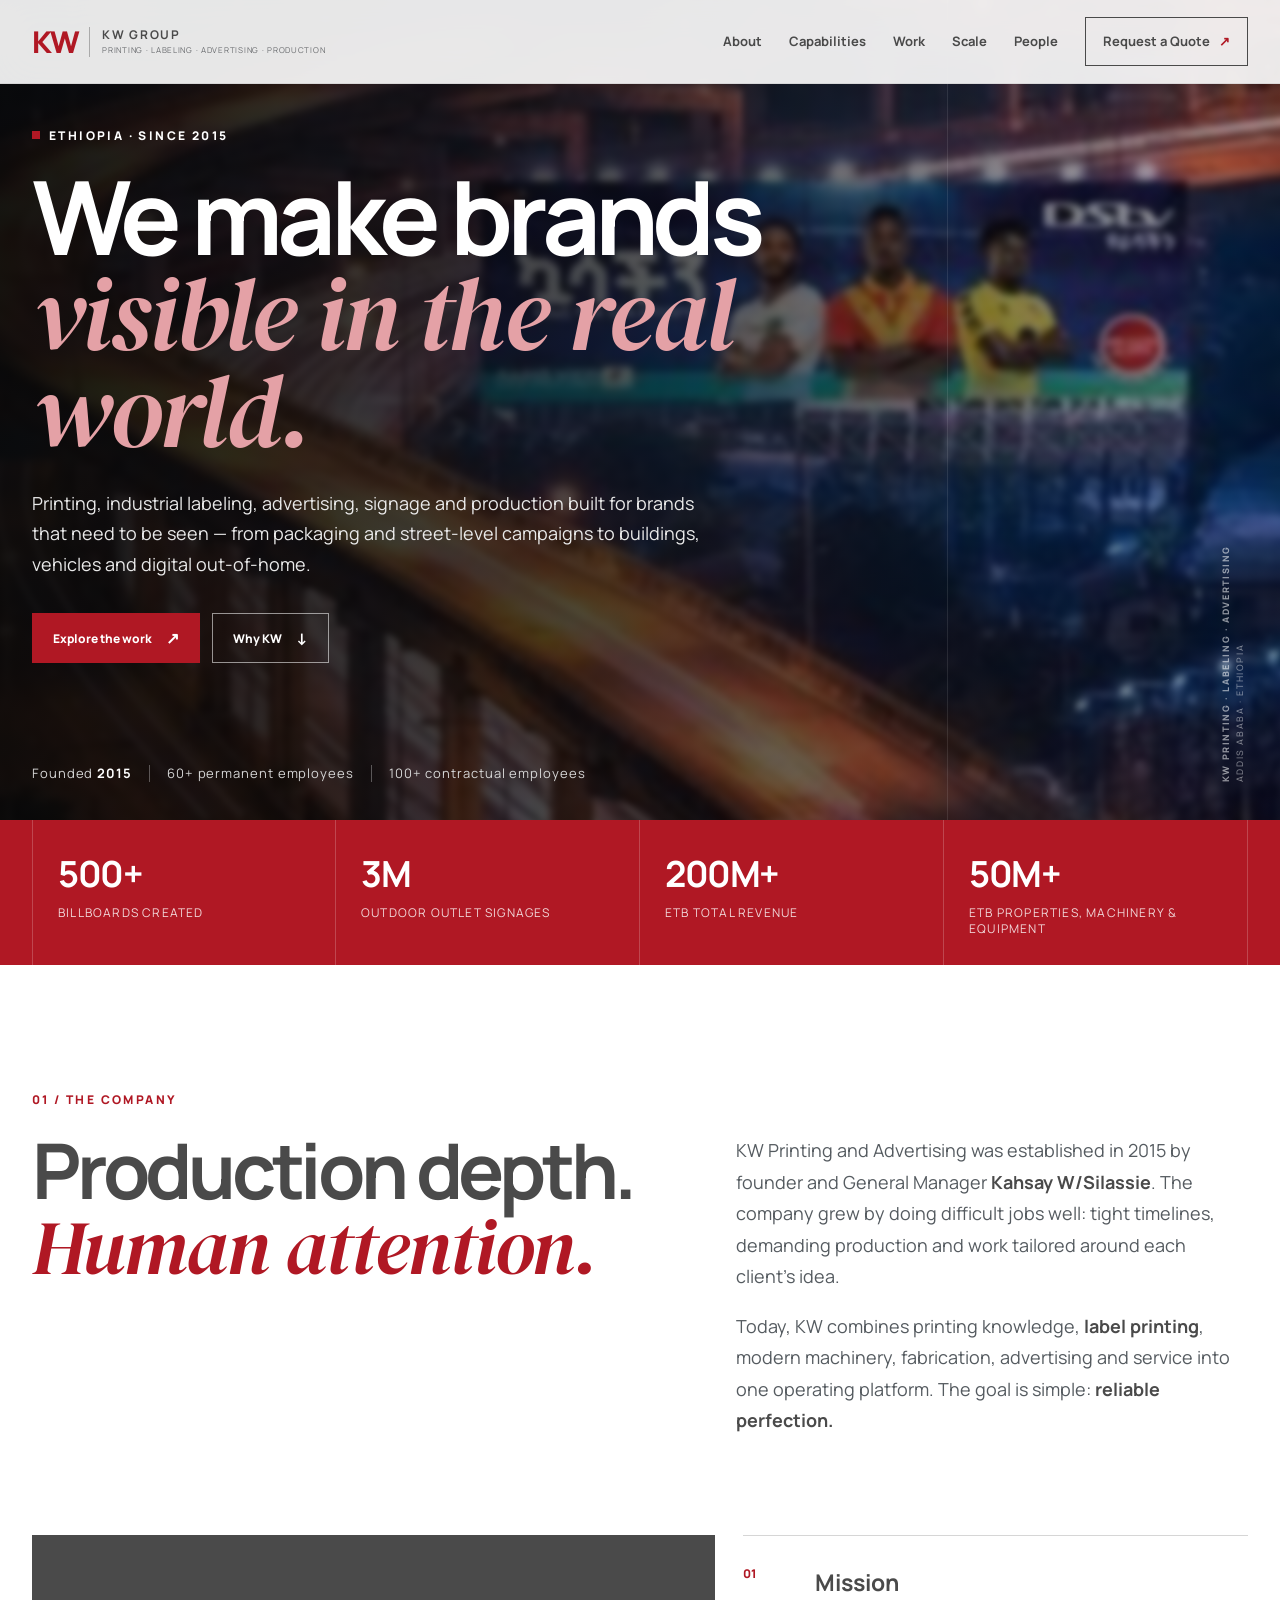
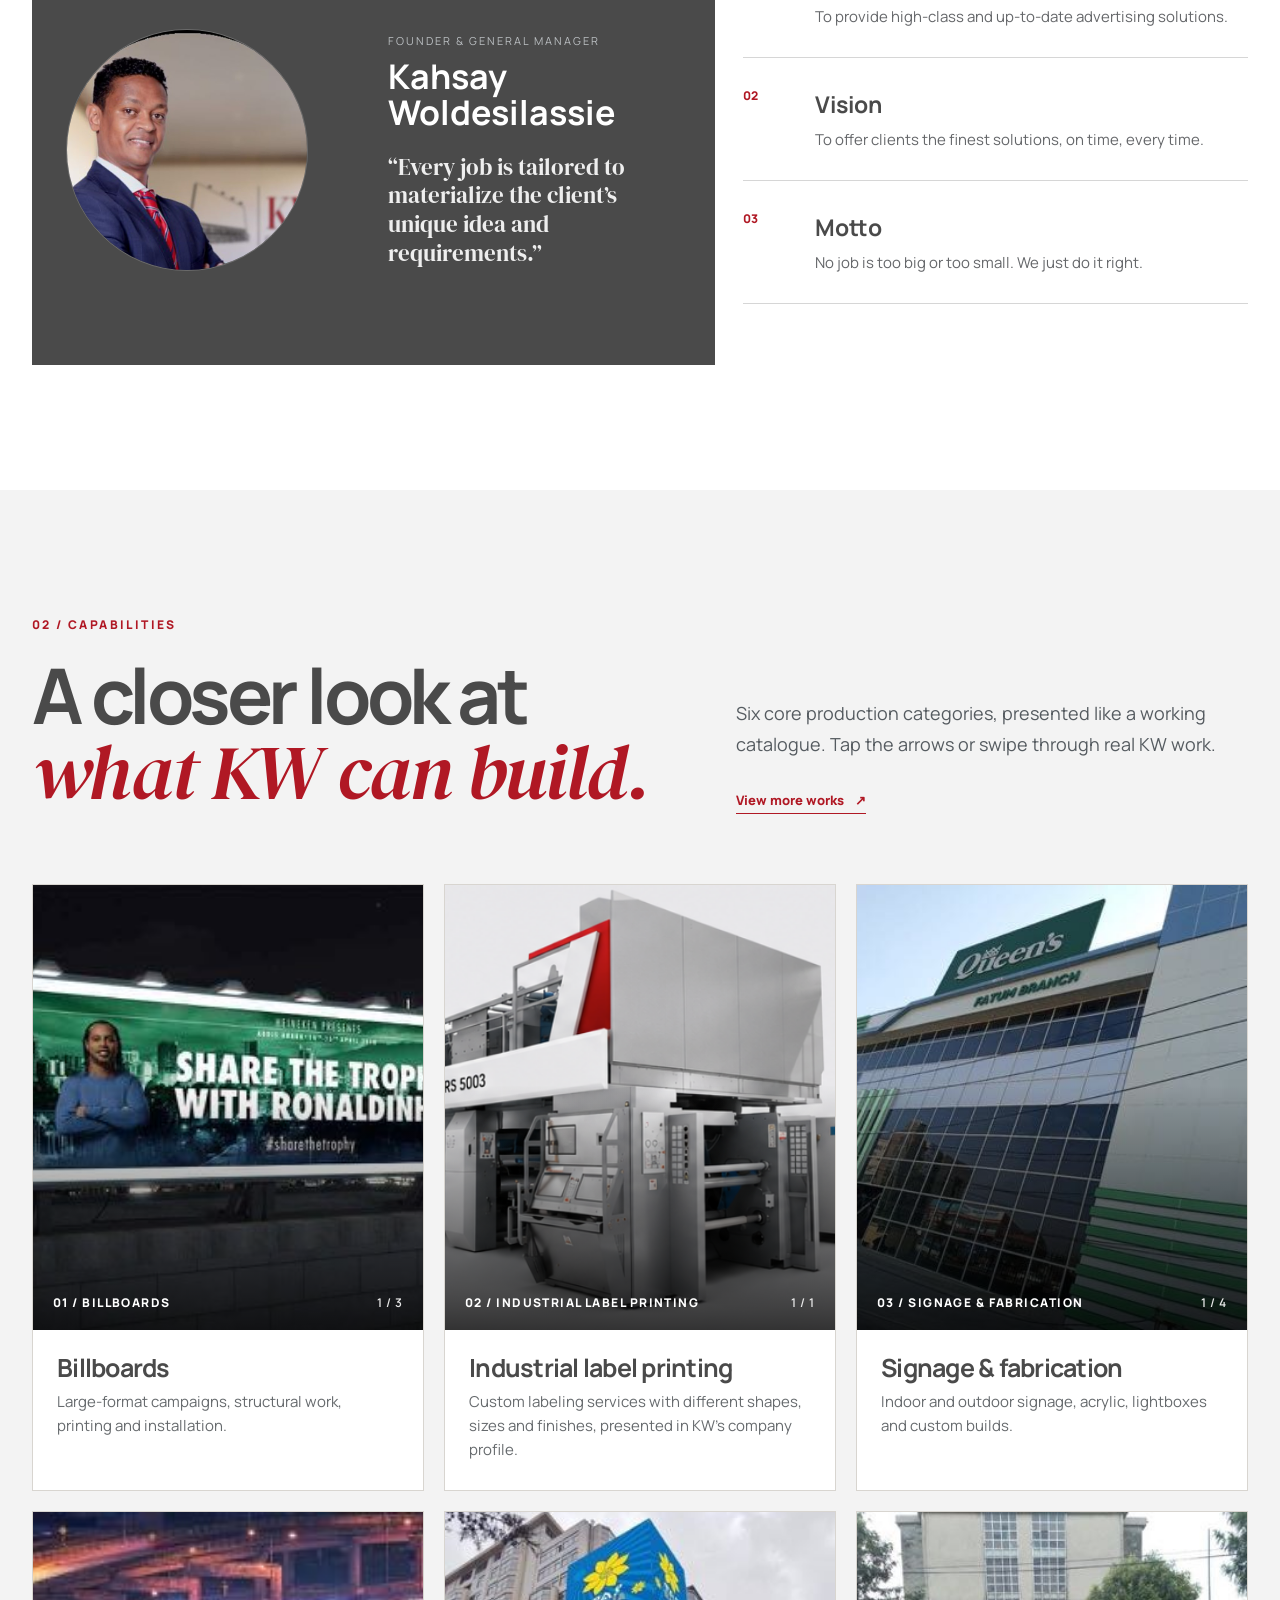
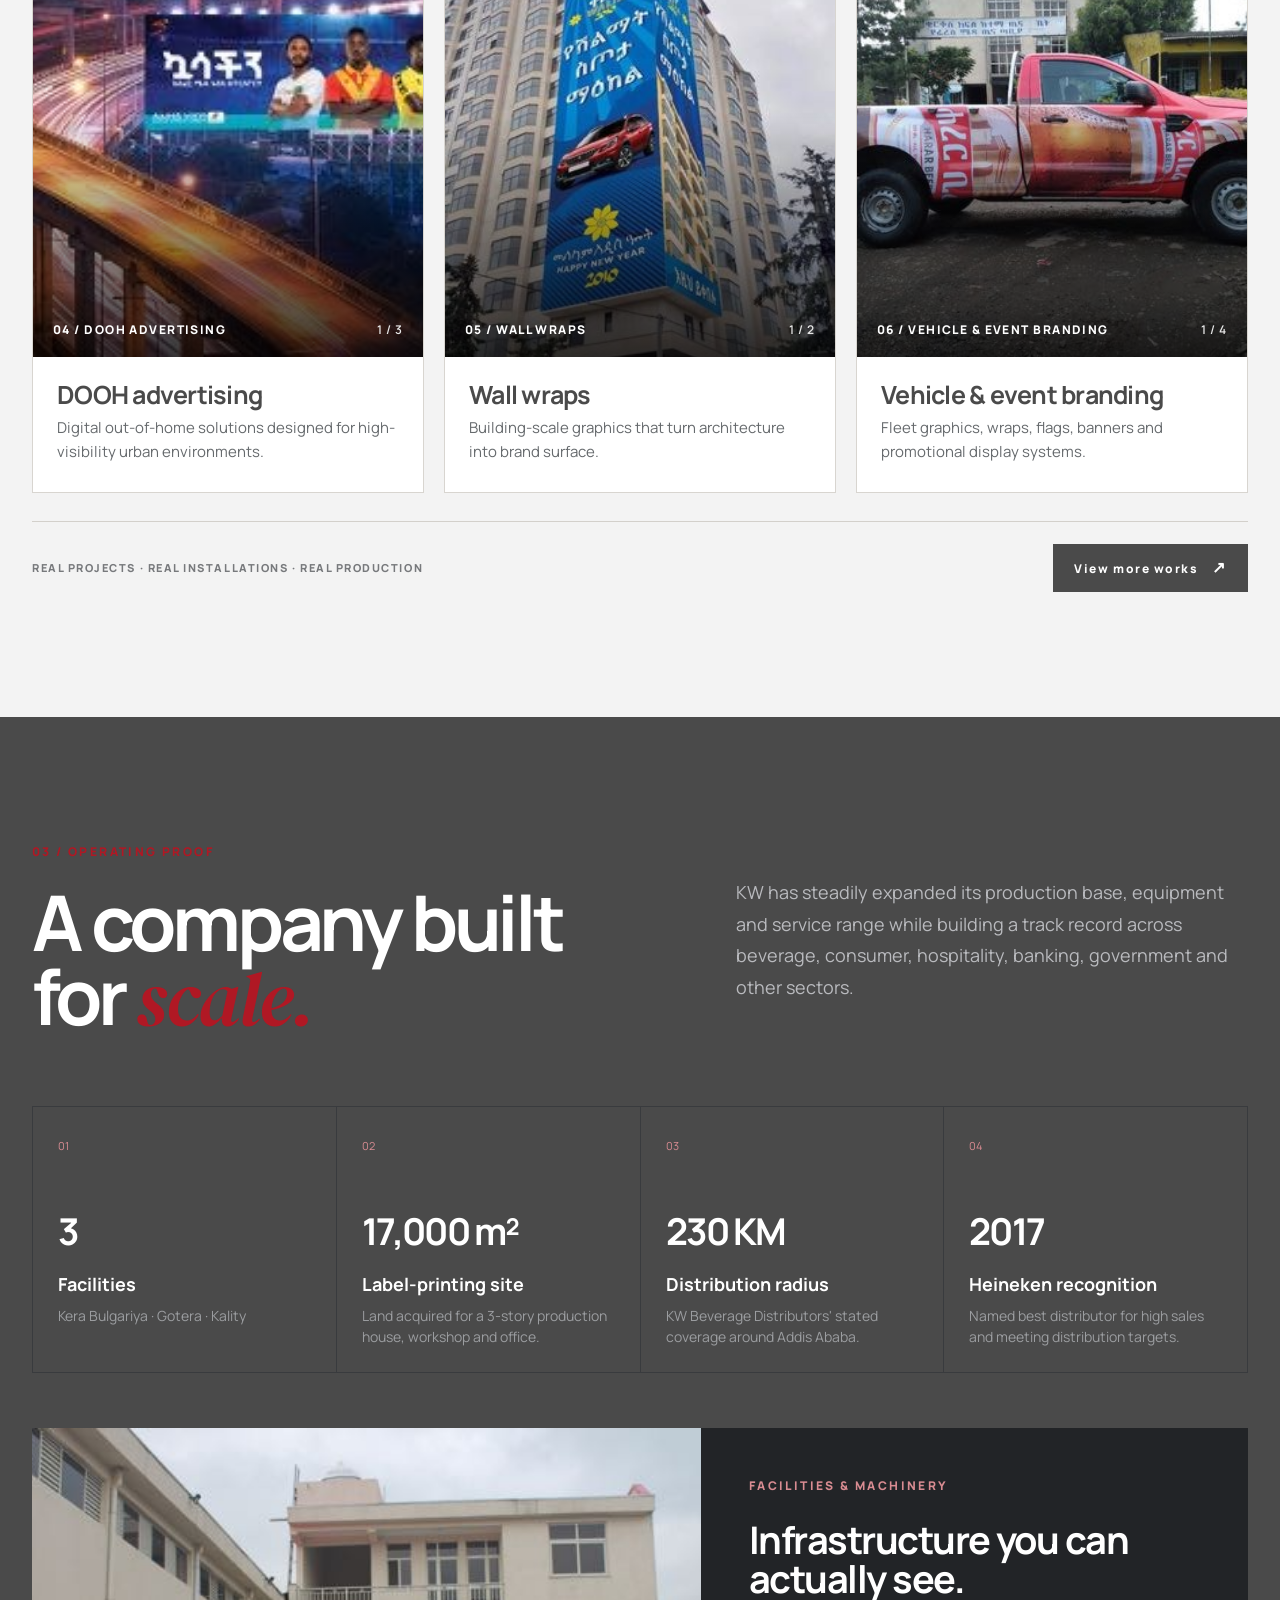
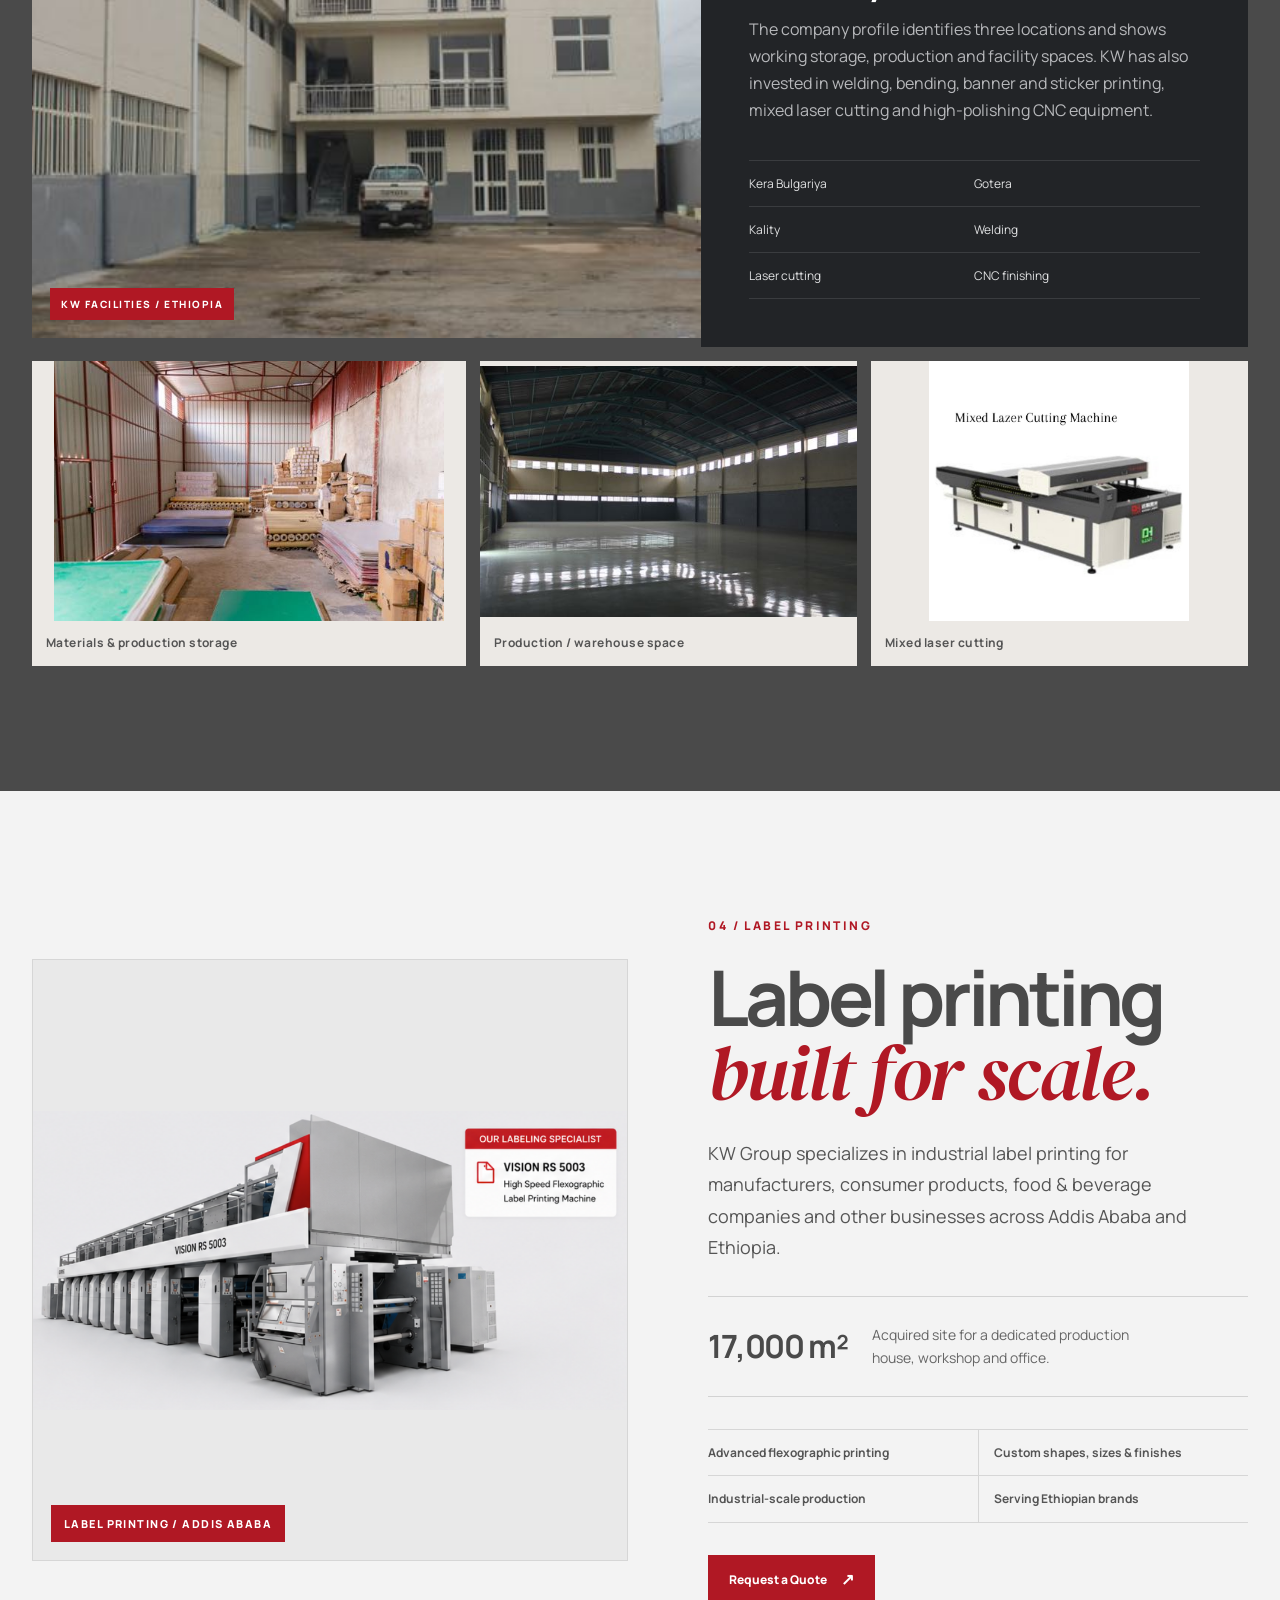
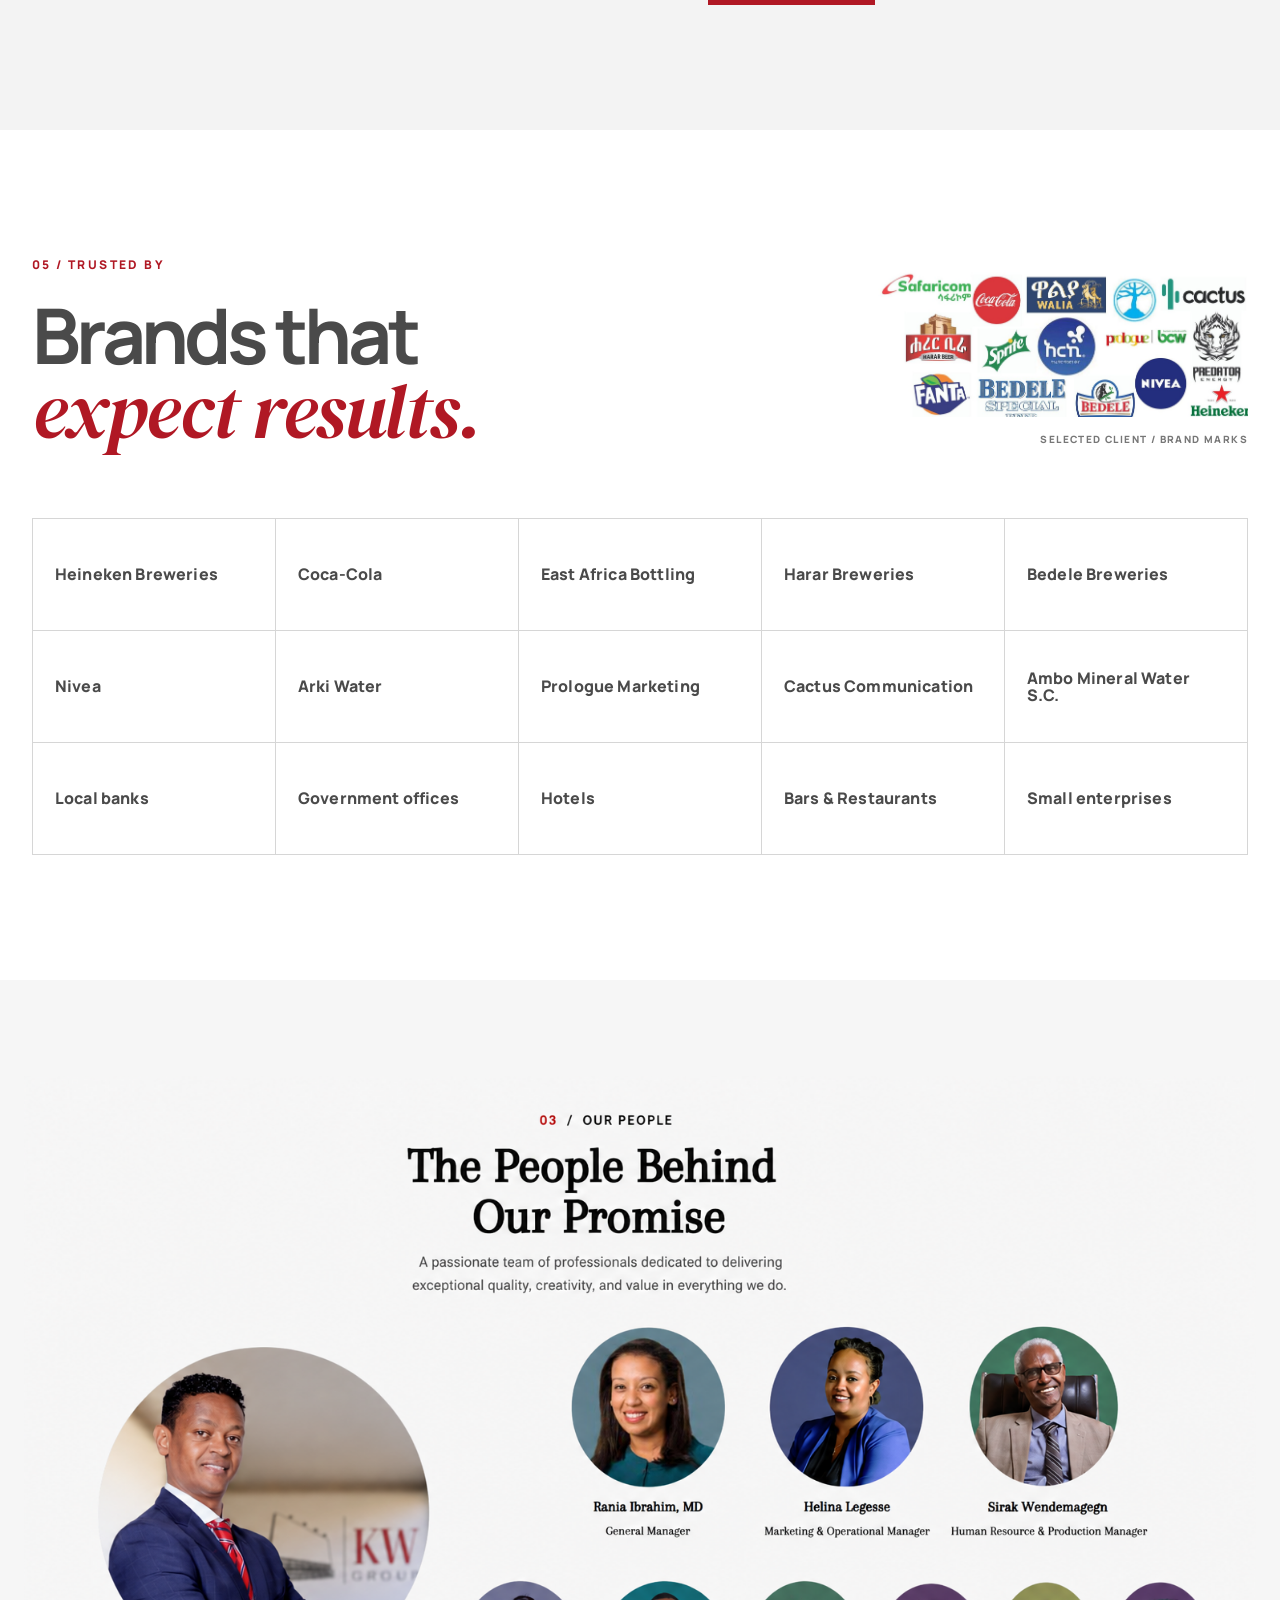
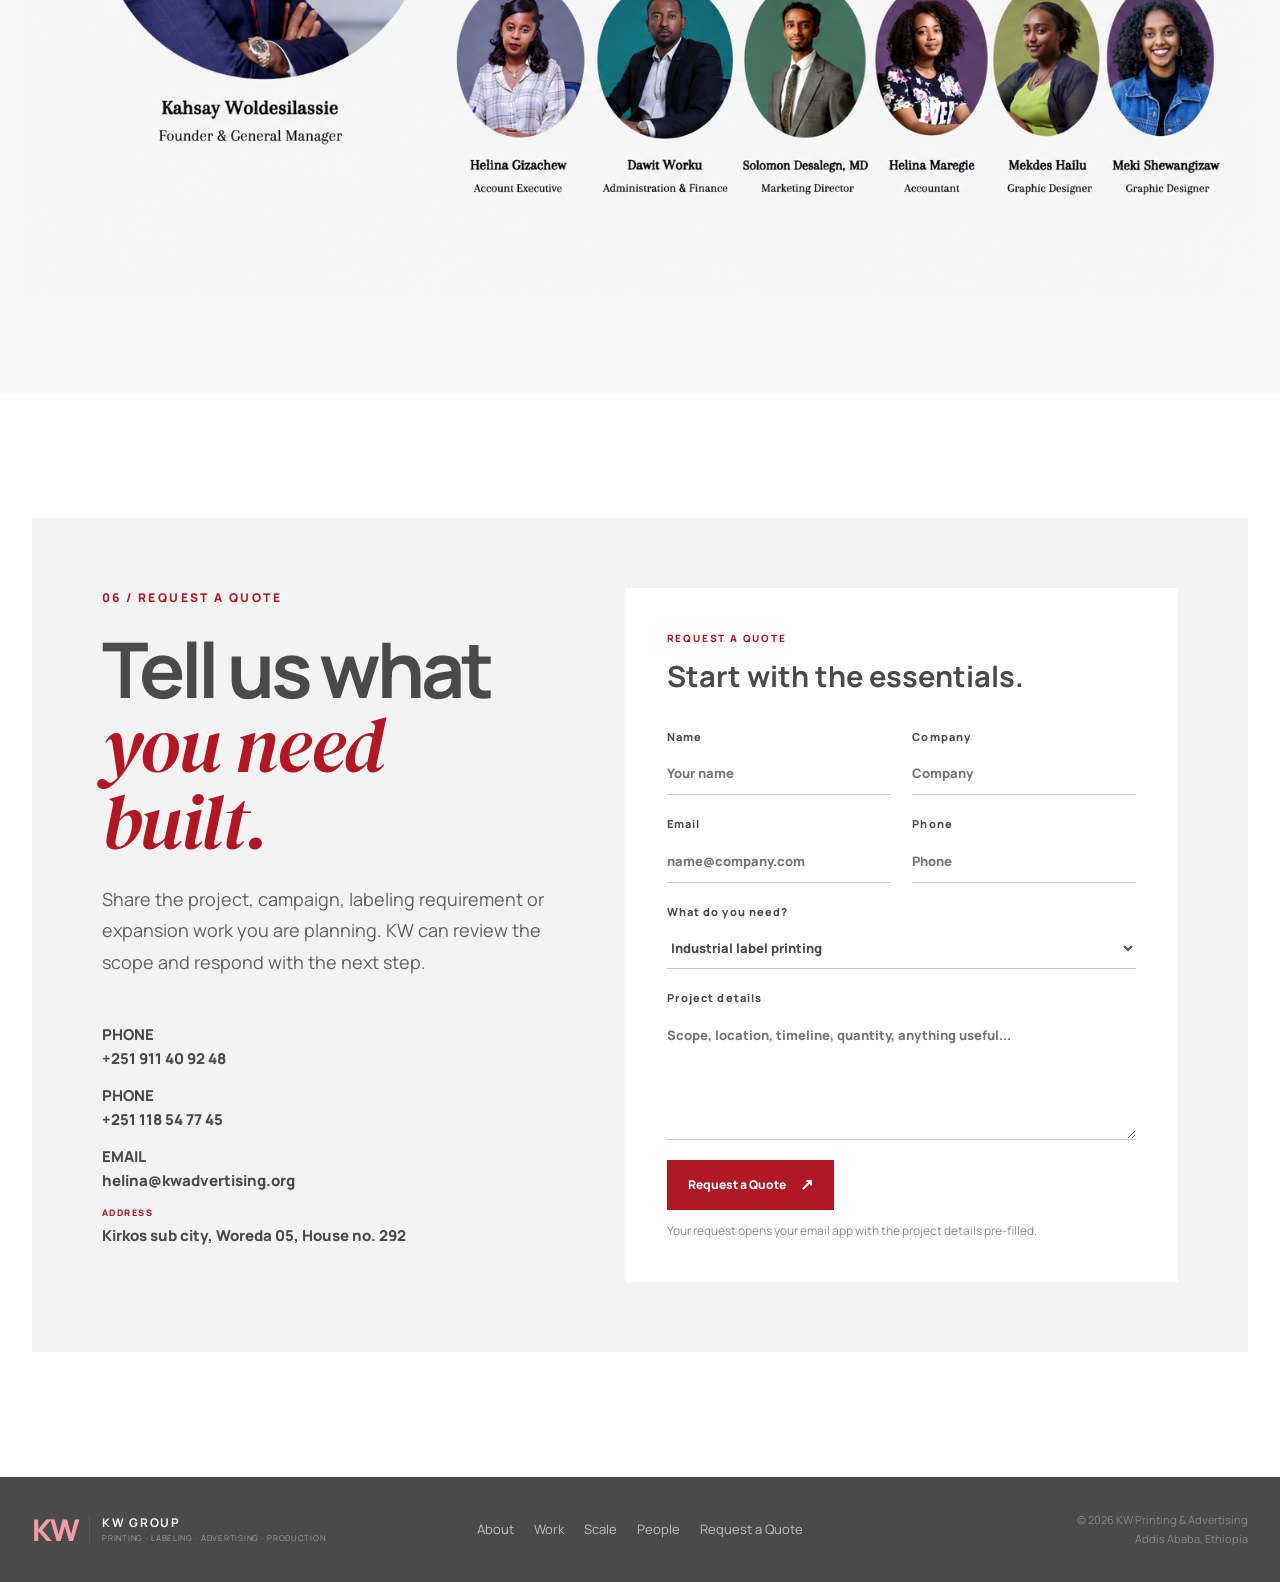
<file: index.html>
<!doctype html>
<html lang="en">
<head>
  <meta charset="utf-8"><meta name="viewport" content="width=device-width,initial-scale=1">
  <meta name="description" content="KW Group — printing, industrial label printing, advertising, signage, DOOH and production solutions in Ethiopia since 2015.">
  <title>KW Group — Printing, Labeling, Advertising & Production</title>
  <link rel="preconnect" href="https://fonts.googleapis.com"><link rel="preconnect" href="https://fonts.gstatic.com" crossorigin>
  <link href="https://fonts.googleapis.com/css2?family=DM+Serif+Display:ital@0;1&family=Manrope:wght@400;500;600;700;800&display=swap" rel="stylesheet">
  <link rel="stylesheet" href="styles.css">
</head>
<body>
<a class="skip" href="#main">Skip to content</a>
<header class="header" id="header"><div class="container header-inner">
  <a class="brand" href="#top" aria-label="KW Group home"><span class="brand-mark">KW</span><span class="brand-word"><b>KW GROUP</b><small>PRINTING · LABELING · ADVERTISING · PRODUCTION</small></span></a>
  <button class="menu-toggle" type="button" aria-label="Open menu" aria-expanded="false"><span></span><span></span></button>
  <nav class="nav" aria-label="Primary navigation"><a href="#about">About</a><a href="#services">Capabilities</a><a href="works.html">Work</a><a href="#scale">Scale</a><a href="#team">People</a><a href="#contact" class="nav-cta">Request a Quote <span>↗</span></a></nav>
</div></header>
<main id="main">
<section class="hero" id="top">
  <div class="hero-media"><img src="assets/images/portfolio/dooh-24-01.jpg" alt="KW digital out-of-home advertising installation"></div><div class="hero-shade"></div><div class="hero-lines" aria-hidden="true"></div>
  <div class="container hero-content"><div class="hero-kicker"><span class="red-dot"></span> ETHIOPIA · SINCE 2015</div>
    <h1>We make brands<br><em>visible in the real world.</em></h1>
    <p class="hero-copy">Printing, industrial labeling, advertising, signage and production built for brands that need to be seen — from packaging and street-level campaigns to buildings, vehicles and digital out-of-home.</p>
    <div class="hero-actions"><a class="button button-red" href="works.html">Explore the work <span>↗</span></a><a class="button button-line" href="#about">Why KW <span>↓</span></a></div>
    <div class="hero-proof"><span>Founded <b>2015</b></span><i></i><span>60+ permanent employees</span><i></i><span>100+ contractual employees</span></div>
  </div><div class="hero-side-note">KW PRINTING · LABELING · ADVERTISING<br><span>ADDIS ABABA · ETHIOPIA</span></div>
</section>
<section class="trust-strip"><div class="container trust-grid"><div><strong>500+</strong><span>billboards created</span></div><div><strong>3M</strong><span>outdoor outlet signages</span></div><div><strong>200M+</strong><span>ETB total revenue</span></div><div><strong>50M+</strong><span>ETB properties, machinery & equipment</span></div></div></section>
<section class="section about" id="about"><div class="container">
  <div class="section-intro"><div><p class="eyebrow">01 / THE COMPANY</p><h2>Production depth.<br><em>Human attention.</em></h2></div><div class="intro-copy"><p>KW Printing and Advertising was established in 2015 by founder and General Manager <b>Kahsay W/Silassie</b>. The company grew by doing difficult jobs well: tight timelines, demanding production and work tailored around each client's idea.</p><p>Today, KW combines printing knowledge, <b>label printing</b>, modern machinery, fabrication, advertising and service into one operating platform. The goal is simple: <b>reliable perfection.</b></p></div></div>
  <div class="about-grid"><article class="founder-card"><div class="portrait-wrap founder-portrait"><img src="assets/images/team/kahsay-woldesilassie.jpg" alt="Kahsay Woldesilassie, Founder and General Manager"></div><div class="founder-meta"><span>FOUNDER & GENERAL MANAGER</span><h3>Kahsay Woldesilassie</h3><p>“Every job is tailored to materialize the client’s unique idea and requirements.”</p></div></article>
    <div class="principles"><div class="principle"><span>01</span><div><h3>Mission</h3><p>To provide high-class and up-to-date advertising solutions.</p></div></div><div class="principle"><span>02</span><div><h3>Vision</h3><p>To offer clients the finest solutions, on time, every time.</p></div></div><div class="principle"><span>03</span><div><h3>Motto</h3><p>No job is too big or too small. We just do it right.</p></div></div></div>
  </div>
</div></section>
<section class="section capabilities" id="services"><div class="container">
  <div class="section-intro"><div><p class="eyebrow">02 / CAPABILITIES</p><h2>A closer look at<br><em>what KW can build.</em></h2></div><div class="intro-copy catalog-intro"><p>Six core production categories, presented like a working catalogue. Tap the arrows or swipe through real KW work.</p><a class="text-link" href="works.html">View more works <span>↗</span></a></div></div>
  <div class="catalog-grid" id="catalog-grid"></div><div class="catalog-footer"><span>REAL PROJECTS · REAL INSTALLATIONS · REAL PRODUCTION</span><a class="button button-dark" href="works.html">View more works <span>↗</span></a></div>
</div></section>
<section class="section proof" id="scale"><div class="container">
  <div class="proof-top"><div><p class="eyebrow">03 / OPERATING PROOF</p><h2>A company built<br>for <em>scale.</em></h2></div><p class="proof-lead">KW has steadily expanded its production base, equipment and service range while building a track record across beverage, consumer, hospitality, banking, government and other sectors.</p></div>
  <div class="proof-grid"><article class="proof-card"><span>01</span><strong>3</strong><h3>Facilities</h3><p>Kera Bulgariya · Gotera · Kality</p></article><article class="proof-card"><span>02</span><strong>17,000 m²</strong><h3>Label-printing site</h3><p>Land acquired for a 3-story production house, workshop and office.</p></article><article class="proof-card"><span>03</span><strong>230 KM</strong><h3>Distribution radius</h3><p>KW Beverage Distributors' stated coverage around Addis Ababa.</p></article><article class="proof-card"><span>04</span><strong>2017</strong><h3>Heineken recognition</h3><p>Named best distributor for high sales and meeting distribution targets.</p></article></div>
  <div class="facility-showcase"><div class="facility-main"><img src="assets/images/source_clean/facility-building.jpg" alt="KW facility building"><div class="image-label">KW FACILITIES / ETHIOPIA</div></div><div class="facility-copy"><p class="eyebrow">FACILITIES & MACHINERY</p><h3>Infrastructure you can actually see.</h3><p>The company profile identifies three locations and shows working storage, production and facility spaces. KW has also invested in welding, bending, banner and sticker printing, mixed laser cutting and high-polishing CNC equipment.</p><div class="machine-list"><span>Kera Bulgariya</span><span>Gotera</span><span>Kality</span><span>Welding</span><span>Laser cutting</span><span>CNC finishing</span></div></div></div>
  <div class="facility-gallery"><figure><img src="assets/images/source_clean/facility-materials.jpg" alt="KW facility materials and production storage"><figcaption>Materials & production storage</figcaption></figure><figure><img src="assets/images/source_clean/facility-warehouse.jpg" alt="KW production warehouse interior"><figcaption>Production / warehouse space</figcaption></figure><figure><img src="assets/images/facilities/machine-5.jpg" alt="KW mixed laser cutting machine"><figcaption>Mixed laser cutting</figcaption></figure></div>
</div></section>
<section class="section label-feature">
  <div class="container label-feature-grid">
    <div class="label-image">
      <img src="assets/images/source_clean/label-printing.jpg" alt="Industrial flexographic label printing production at KW Group in Addis Ababa, Ethiopia">
      <span>LABEL PRINTING / ADDIS ABABA</span>
    </div>

    <div class="label-copy">
      <p class="eyebrow">04 / LABEL PRINTING</p>
      <h2>Label printing<br><em>built for scale.</em></h2>

      <p>
        KW Group specializes in industrial label printing for manufacturers,
        consumer products, food & beverage companies and other businesses
        across Addis Ababa and Ethiopia.
      </p>

      <div class="label-proof">
        <strong>17,000 m²</strong>
        <span>Acquired site for a dedicated production house, workshop and office.</span>
      </div>

      <div class="label-points">
        <span>Advanced flexographic printing</span>
        <span>Custom shapes, sizes & finishes</span>
        <span>Industrial-scale production</span>
        <span>Serving Ethiopian brands</span>
      </div>

      <a class="button button-red" href="#contact">
        Request a Quote <span>↗</span>
      </a>
    </div>
  </div>
</section>
<!--<section class="section label-feature"><div class="container label-feature-grid"><div class="label-image"><img src="assets/images/source_clean/label-printing.jpg" alt="Label printing production shown in KW company profile"><span>LABEL PRINTING / PRODUCTION</span></div><div class="label-copy"><p class="eyebrow">04 / LABEL PRINTING</p><h2>A major new<br><em>production lane.</em></h2><p>KW's company profile describes a state-of-the-art label printing facility in Ethiopia, designed to meet growing industry demand with custom shapes, sizes and finishes.</p><div class="label-proof"><strong>17,000 m²</strong><span>acquired site for the production house, workshop and office</span></div><a class="button button-red" href="#contact">Request a Quote <span>↗</span></a></div></div></section>-->
<!--<section class="section expansion"><div class="container expansion-grid"><div class="expansion-image"><img src="assets/images/portfolio/wall-wrap-20-01.jpg" alt="Large-scale branded building installation"><span class="floating-tag">AFRO LEWI · ANGOLA</span></div><div class="expansion-copy"><p class="eyebrow">05 / REGIONAL EXPANSION</p><h2>From Addis<br>to <em>Angola.</em></h2><p>KW has expanded its services in Angola through its sister company, <b>Afro Lewi: Graphic Commerce & Industry.</b> That gives the story a second geography — and a platform for the next stage of growth.</p><div class="expansion-line"><span>ETHIOPIA</span><i>→</i><span>ANGOLA</span></div><a class="text-link" href="#contact">Request a Quote <span>↗</span></a></div></div></section>-->
<section class="section clients"><div class="container"><div class="client-head"><div><p class="eyebrow">05 / TRUSTED BY</p><h2>Brands that<br><em>expect results.</em></h2></div><div class="client-head-logos"><img src="assets/images/source/client-logos.jpg" alt="Selected client logos reproduced from KW company profile"><span>SELECTED CLIENT / BRAND MARKS</span></div></div><div class="client-grid"><span>Heineken Breweries</span><span>Coca-Cola</span><span>East Africa Bottling</span><span>Harar Breweries</span><span>Bedele Breweries</span><span>Nivea</span><span>Arki Water</span><span>Prologue Marketing</span><span>Cactus Communication</span><span>Ambo Mineral Water S.C.</span><span>Local banks</span><span>Government offices</span><span>Hotels</span><span>Bars & Restaurants</span><span>Small enterprises</span></div></div></section>
<section class="section team team-exact" id="team"><div class="container"><div class="team-exact-frame"><img src="assets/images/our-people-exact.png" alt="Our People Behind Our Promise — Kahsay Woldesilassie, Rania Ibrahim, Helina Legesse, Sirak Wendemagegn, Helina Gizachew, Dawit Worku, Solomon Desalegn, Helina Maregie, Mekdes Hailu and Meki Shewangizaw with their roles." loading="lazy"></div><div class="sr-only"><h2>Our People Behind Our Promise</h2><p>A passionate team of professionals dedicated to delivering exceptional quality, creativity, and value in everything we do.</p><ul><li>Kahsay Woldesilassie — Founder &amp; General Manager</li><li>Rania Ibrahim, MD — General Manager</li><li>Helina Legesse — Marketing &amp; Operational Manager</li><li>Sirak Wendemagegn — Human Resource &amp; Production Manager</li><li>Helina Gizachew — Account Executive</li><li>Dawit Worku — Administration &amp; Finance</li><li>Solomon Desalegn, MD — Marketing Director</li><li>Helina Maregie — Accountant</li><li>Mekdes Hailu — Graphic Designer</li><li>Meki Shewangizaw — Graphic Designer</li></ul></div></div></section>
<section class="section contact" id="contact"><div class="container contact-panel"><div class="contact-copy"><p class="eyebrow">06 / REQUEST A QUOTE</p><h2>Tell us what<br><em>you need built.</em></h2><p>Share the project, campaign, labeling requirement or expansion work you are planning. KW can review the scope and respond with the next step.</p><div class="contact-details"><a href="tel:+251911409248"><span>PHONE</span>+251 911 40 92 48</a><a href="tel:+251118547745"><span>PHONE</span>+251 118 54 77 45</a><a href="mailto:helina@kwadvertising.org"><span>EMAIL</span>helina@kwadvertising.org</a><span><span>ADDRESS</span>Kirkos sub city, Woreda 05, House no. 292</span></div></div>
<form id="quote-form"><div class="form-title"><span>REQUEST A QUOTE</span><strong>Start with the essentials.</strong></div><div class="form-row"><label>Name<input name="name" required autocomplete="name" placeholder="Your name"></label><label>Company<input name="company" placeholder="Company"></label></div><div class="form-row"><label>Email<input type="email" name="email" required autocomplete="email" placeholder="name@company.com"></label><label>Phone<input name="phone" placeholder="Phone"></label></div><label>What do you need?<select name="service"><option>Industrial label printing</option><option>Billboard / large-format campaign</option><option>Signage / fabrication</option><option>Vehicle branding</option><option>DOOH advertising</option><option>Event / promotional branding</option><option>Other</option></select></label><label>Project details<textarea name="message" required rows="5" placeholder="Scope, location, timeline, quantity, anything useful..."></textarea></label><button class="button button-red" type="submit">Request a Quote <span>↗</span></button><p class="form-note">Your request opens your email app with the project details pre-filled.</p></form>
</div></section>
</main>
<footer class="footer"><div class="container footer-inner"><a class="brand" href="#top"><span class="brand-mark">KW</span><span class="brand-word"><b>KW GROUP</b><small>PRINTING · LABELING · ADVERTISING · PRODUCTION</small></span></a><div class="footer-links"><a href="#about">About</a><a href="works.html">Work</a><a href="#scale">Scale</a><a href="#team">People</a><a href="#contact">Request a Quote</a></div><div class="footer-note">© <span id="year"></span> KW Printing & Advertising<br>Addis Ababa, Ethiopia</div></div></footer>
<div class="lightbox" id="lightbox" aria-hidden="true"><button type="button" aria-label="Close image">×</button><img alt=""></div><script src="script.js"></script>
</body></html>
</file>
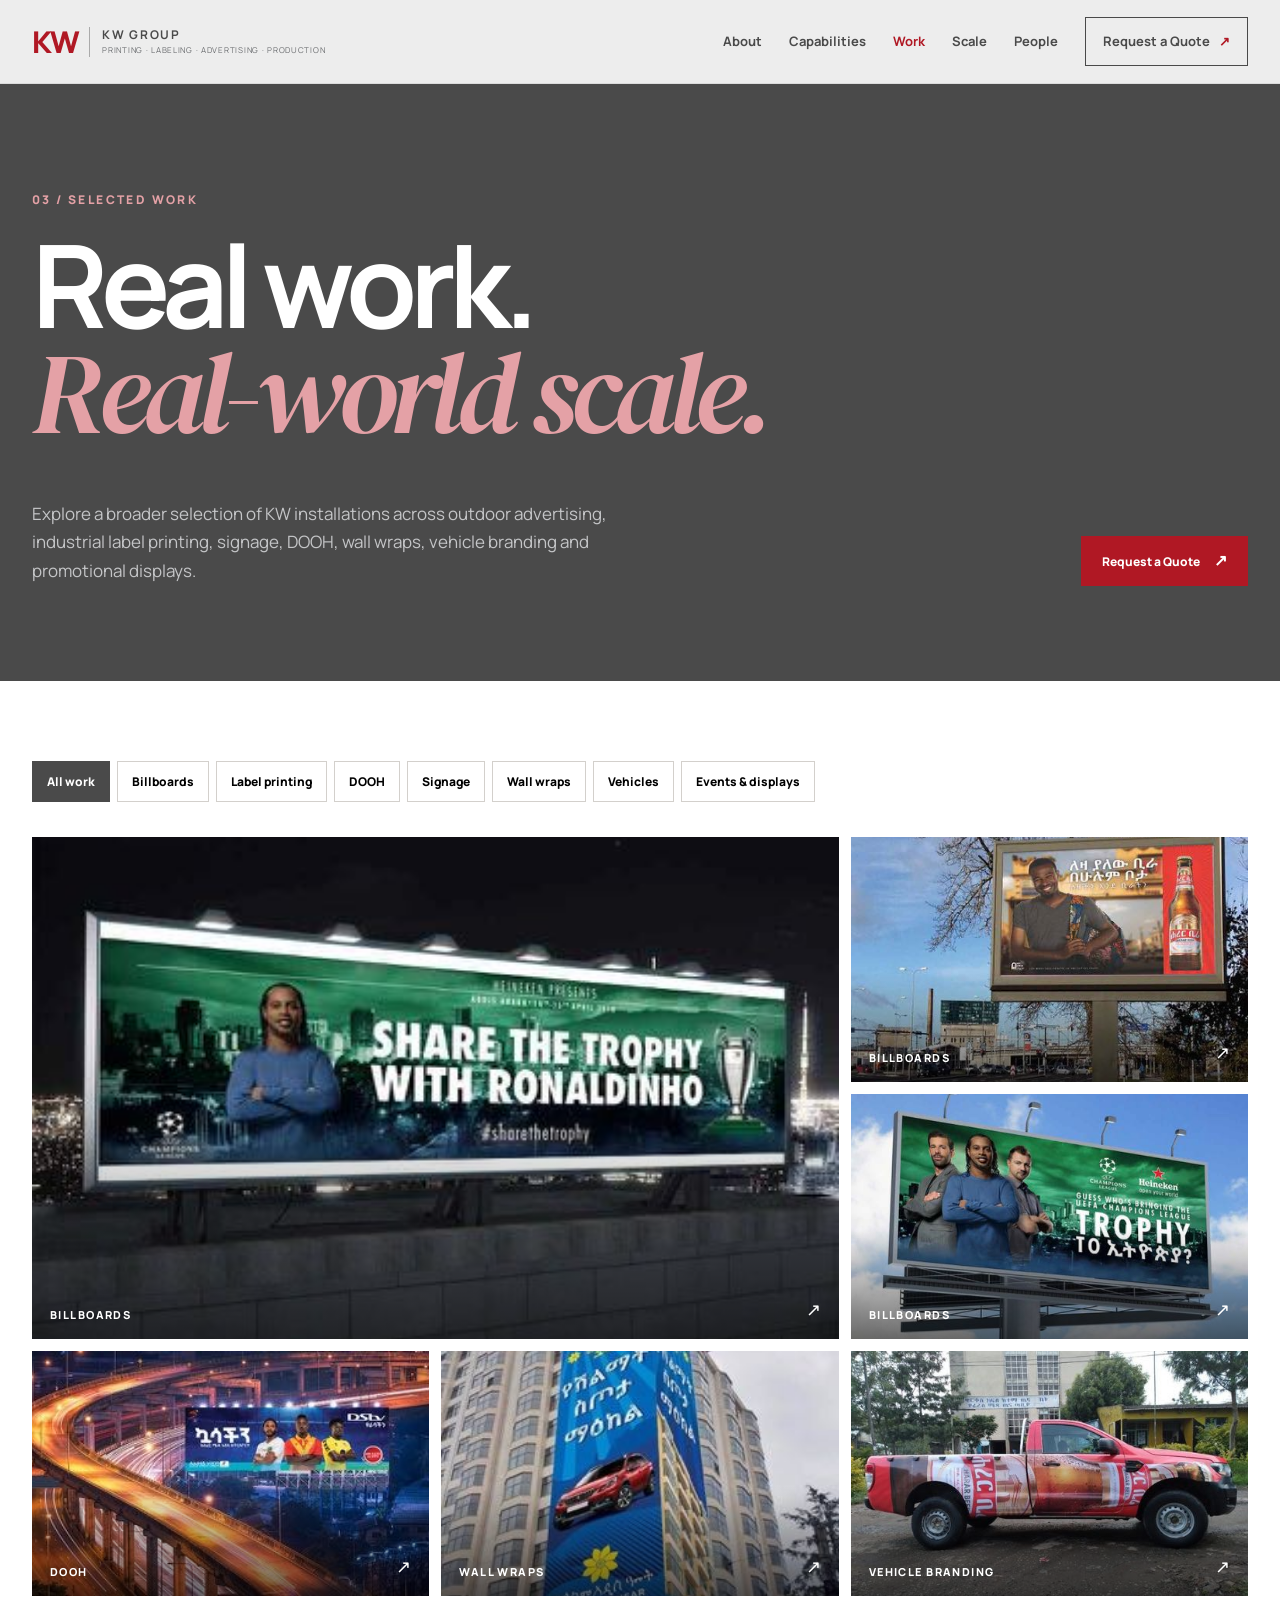
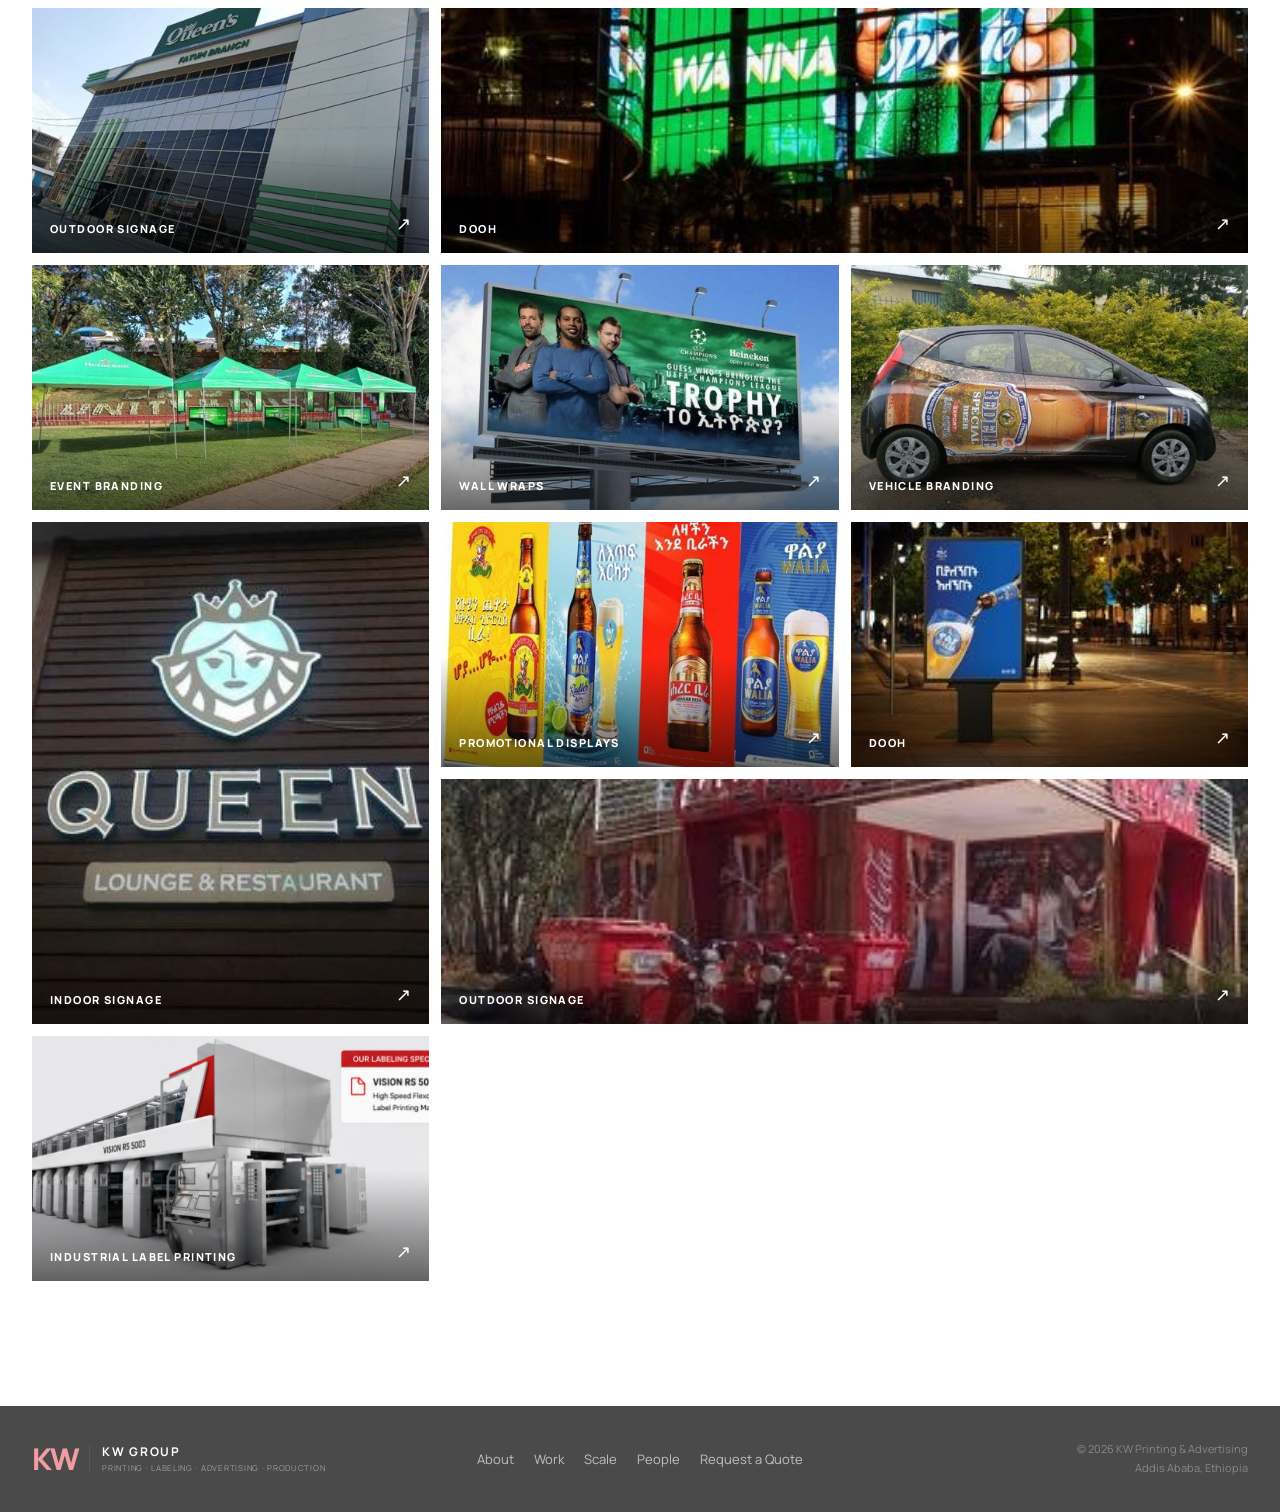
<file: works.html>
<!doctype html><html lang="en"><head><meta charset="utf-8"><meta name="viewport" content="width=device-width,initial-scale=1"><meta name="description" content="Selected work by KW Group across billboards, industrial label printing, DOOH, signage, wall wraps, vehicles and promotional displays."><title>KW Group — Selected Work</title><link rel="preconnect" href="https://fonts.googleapis.com"><link rel="preconnect" href="https://fonts.gstatic.com" crossorigin><link href="https://fonts.googleapis.com/css2?family=DM+Serif+Display:ital@0;1&family=Manrope:wght@400;500;600;700;800&display=swap" rel="stylesheet"><link rel="stylesheet" href="styles.css"></head><body class="works-page"><a class="skip" href="#main">Skip to content</a><header class="header" id="header"><div class="container header-inner"><a class="brand" href="index.html" aria-label="KW Group home"><span class="brand-mark">KW</span><span class="brand-word"><b>KW GROUP</b><small>PRINTING · LABELING · ADVERTISING · PRODUCTION</small></span></a><button class="menu-toggle" type="button" aria-label="Open menu" aria-expanded="false"><span></span><span></span></button><nav class="nav" aria-label="Primary navigation"><a href="index.html#about">About</a><a href="index.html#services">Capabilities</a><a class="active" href="works.html">Work</a><a href="index.html#scale">Scale</a><a href="index.html#team">People</a><a href="index.html#contact" class="nav-cta">Request a Quote <span>↗</span></a></nav></div></header><main id="main"><section class="works-hero"><div class="container"><p class="eyebrow">03 / SELECTED WORK</p><h1>Real work.<br><em>Real-world scale.</em></h1><div class="works-hero-bottom"><p>Explore a broader selection of KW installations across outdoor advertising, industrial label printing, signage, DOOH, wall wraps, vehicle branding and promotional displays.</p><a class="button button-red" href="index.html#contact">Request a Quote <span>↗</span></a></div></div></section><section class="section work works-library"><div class="container"><div class="filters" role="tablist" aria-label="Filter work"><button class="active" data-filter="all">All work</button><button data-filter="billboards">Billboards</button><button data-filter="label-printing">Label printing</button><button data-filter="dooh">DOOH</button><button data-filter="signage">Signage</button><button data-filter="wall-wrap">Wall wraps</button><button data-filter="vehicle">Vehicles</button><button data-filter="banners">Events & displays</button></div><div class="work-grid" id="work-grid"></div></div></section></main><footer class="footer"><div class="container footer-inner"><a class="brand" href="index.html"><span class="brand-mark">KW</span><span class="brand-word"><b>KW GROUP</b><small>PRINTING · LABELING · ADVERTISING · PRODUCTION</small></span></a><div class="footer-links"><a href="index.html#about">About</a><a href="works.html">Work</a><a href="index.html#scale">Scale</a><a href="index.html#team">People</a><a href="index.html#contact">Request a Quote</a></div><div class="footer-note">© <span id="year"></span> KW Printing & Advertising<br>Addis Ababa, Ethiopia</div></div></footer><div class="lightbox" id="lightbox" aria-hidden="true"><button type="button" aria-label="Close image">×</button><img alt=""></div><script src="works.js"></script></body></html>
</file>
<file: styles.css>
:root{--red:#b01824;--red-dark:#850f18;--ink:#4a4a4a;--ink-2:#555555;--paper:#f5f3f0;--paper-2:#ece9e5;--white:#fff;--muted:#666666;--line:#d9d6d1;--serif:'DM Serif Display',Georgia,serif;--sans:'Manrope',Arial,sans-serif;--max:1240px;--ease:cubic-bezier(.2,.75,.25,1)}*{box-sizing:border-box}html{scroll-behavior:smooth}body{margin:0;color:var(--ink);font-family:var(--sans);background:#fff;line-height:1.6;-webkit-font-smoothing:antialiased}body.lock{overflow:hidden}a{text-decoration:none;color:inherit}button,input,textarea,select{font:inherit}img{display:block;width:100%;max-width:100%}.container{width:min(var(--max),calc(100% - 64px));margin:auto}.skip{position:fixed;left:12px;top:12px;background:#fff;color:#111;padding:10px 14px;z-index:1000;transform:translateY(-150%)}.skip:focus{transform:none}.header{position:fixed;z-index:100;inset:0 0 auto;height:84px;background:rgba(255,255,255,.9);backdrop-filter:blur(18px);border-bottom:1px solid rgba(18,19,20,.08);transition:.3s}.header.scrolled{box-shadow:0 12px 40px rgba(0,0,0,.07)}.header-inner{height:100%;display:flex;align-items:center;justify-content:space-between}.brand{display:flex;align-items:center;gap:12px}.brand-mark{font-size:30px;font-weight:800;letter-spacing:-.08em;color:var(--red);padding-right:12px;border-right:1px solid #aaa;line-height:1}.brand-word{display:flex;flex-direction:column;line-height:1.05;gap:5px}.brand-word b{font-size:11px;letter-spacing:.14em}.brand-word small{font-size:7px;letter-spacing:.11em;color:#6b6d70}.nav{display:flex;align-items:center;gap:27px;font-size:12px;font-weight:700}.nav a{transition:.2s}.nav a:hover{color:var(--red)}.nav-cta{border:1px solid var(--ink);padding:12px 15px}.nav-cta span{color:var(--red);margin-left:6px}.menu-toggle{display:none;border:0;background:transparent;width:40px;height:40px;position:relative}.menu-toggle span{position:absolute;width:23px;height:2px;background:var(--ink);left:8px;transition:.25s}.menu-toggle span:first-child{top:15px}.menu-toggle span:last-child{top:23px}.menu-toggle.open span:first-child{transform:translateY(4px) rotate(45deg)}.menu-toggle.open span:last-child{transform:translateY(-4px) rotate(-45deg)}
.hero{min-height:820px;position:relative;color:#fff;display:flex;align-items:center;overflow:hidden;background:#111}.hero-media,.hero-shade,.hero-lines{position:absolute;inset:0}.hero-media img{height:100%;object-fit:cover;object-position:center}.hero-shade{background:linear-gradient(90deg,rgba(7,8,9,.9) 0%,rgba(7,8,9,.65) 45%,rgba(7,8,9,.22) 100%)}.hero-lines{opacity:.2;background:linear-gradient(90deg,transparent 0 74%,rgba(255,255,255,.5) 74% 74.1%,transparent 74.1%)}.hero-content{position:relative;padding-top:90px}.hero-kicker,.eyebrow{font-size:10px;font-weight:800;letter-spacing:.2em}.hero-kicker{display:flex;align-items:center;gap:9px;margin-bottom:24px}.red-dot{width:8px;height:8px;background:var(--red);display:inline-block}.hero h1{font-size:clamp(58px,8vw,112px);letter-spacing:-.055em;line-height:.92;max-width:940px;margin:0}.hero h1 em,.section h2 em{font-family:var(--serif);font-weight:400;color:#e4a1a6;letter-spacing:-.02em}.hero-copy{max-width:650px;font-size:17px;color:#e9e9e9;margin:30px 0 0;line-height:1.7}.hero-actions{display:flex;gap:12px;margin-top:34px}.button{display:inline-flex;align-items:center;justify-content:center;gap:14px;min-height:50px;padding:0 20px;border:1px solid transparent;font-size:12px;font-weight:800;cursor:pointer}.button span{font-size:16px}.button-red{background:var(--red);color:#fff}.button-red:hover{background:var(--red-dark)}.button-line{border-color:rgba(255,255,255,.55);color:#fff}.button-line:hover{border-color:#fff;background:rgba(255,255,255,.08)}.hero-proof{display:flex;align-items:center;gap:17px;margin-top:100px;font-size:10px;letter-spacing:.07em;color:#d5d5d5}.hero-proof b{color:#fff}.hero-proof i{width:1px;height:17px;background:rgba(255,255,255,.3)}.hero-side-note{position:absolute;right:32px;bottom:38px;writing-mode:vertical-rl;transform:rotate(180deg);font-size:9px;letter-spacing:.18em;font-weight:800;opacity:.55}.hero-side-note span{font-weight:500;opacity:.8}.trust-strip{background:var(--red);color:#fff}.trust-grid{display:grid;grid-template-columns:repeat(4,1fr)}.trust-grid>div{padding:25px 25px 27px;border-right:1px solid rgba(255,255,255,.2)}.trust-grid>div:first-child{border-left:1px solid rgba(255,255,255,.2)}.trust-grid strong{display:block;font-size:32px;letter-spacing:-.04em}.trust-grid span{display:block;font-size:9px;text-transform:uppercase;letter-spacing:.1em;color:#f1d7d9;line-height:1.4;margin-top:2px}
.section{padding:125px 0}.section-intro,.work-head,.proof-top,.team-head,.client-head{display:grid;grid-template-columns:1fr .82fr;gap:100px;align-items:start}.eyebrow{color:var(--red);margin:0 0 24px}.section h2{font-size:clamp(48px,6vw,82px);line-height:.96;letter-spacing:-.055em;margin:0}.section h2 em{color:var(--red)}.intro-copy,.section-lead,.work-copy,.proof-lead,.team-head>p,.client-head>p{font-size:16px;color:#555b60;line-height:1.75;max-width:570px;margin:0}.intro-copy p:first-child{margin-top:45px}.intro-copy b{color:var(--ink)}.about{background:#fff}.about-grid{display:grid;grid-template-columns:1.15fr .85fr;gap:28px;margin-top:80px}.founder-card{background:var(--ink);color:#fff;display:grid;grid-template-columns:.9fr 1.1fr;min-height:410px}.portrait-wrap{min-height:100%;overflow:hidden;background:#26292d;display:flex;align-items:center;justify-content:center}.portrait-wrap img{height:100%;object-fit:cover;object-position:center top}.founder-meta{padding:48px 42px;display:flex;flex-direction:column;justify-content:flex-end}.founder-meta>span{font-size:9px;letter-spacing:.18em;color:#b9bdc0}.founder-meta h3{font-size:30px;line-height:1.05;margin:10px 0 22px}.founder-meta p{font-family:var(--serif);font-size:22px;line-height:1.25;color:#eee;margin:0}.principles{border-top:1px solid var(--line)}.principle{display:grid;grid-template-columns:52px 1fr;gap:20px;padding:28px 0;border-bottom:1px solid var(--line)}.principle>span{font-size:11px;color:var(--red);font-weight:800}.principle h3{font-size:22px;margin:0 0 5px}.principle p{margin:0;color:#65676a;font-size:13px;line-height:1.6}
.capabilities{background:var(--paper)}.capability-grid{display:grid;grid-template-columns:repeat(4,1fr);margin-top:70px;border-top:1px solid #d3d0cb;border-left:1px solid #d3d0cb}.cap-card{position:relative;min-height:260px;padding:29px 28px 32px;border-right:1px solid #d3d0cb;border-bottom:1px solid #d3d0cb;background:rgba(255,255,255,.3);transition:transform .3s var(--ease),background .3s}.cap-card:hover{background:#fff;transform:translateY(-4px)}.cap-card.cap-feature{background:#fff}.cap-card.cap-dark{background:var(--ink);color:#fff;border-color:#333}.cap-card.cap-dark p{color:#b8babe}.cap-no{font-size:10px;font-weight:800;color:var(--red)}.cap-card h3{font-size:27px;line-height:1.05;letter-spacing:-.035em;margin:55px 0 15px}.cap-card p{font-size:12px;color:#686a6d;line-height:1.6;max-width:245px}.cap-arrow{position:absolute;right:25px;bottom:23px;color:var(--red);font-size:20px}
.work{background:#fff}.work-head{margin-bottom:45px}.work-copy{padding-top:35px}.work-copy p:first-child{font-weight:800;color:var(--ink);margin:0 0 10px}.work-copy .muted{font-size:12px}.filters{display:flex;gap:7px;flex-wrap:wrap;margin-bottom:26px}.filters button{border:1px solid #d3d0cc;background:#fff;padding:9px 13px;font-size:10px;font-weight:800;cursor:pointer}.filters button.active,.filters button:hover{background:var(--ink);color:#fff;border-color:var(--ink)}.work-grid{display:grid;grid-template-columns:repeat(12,1fr);grid-auto-rows:245px;gap:12px}.work-item{position:relative;overflow:hidden;background:#ddd;grid-column:span 4;margin:0;cursor:pointer}.work-item.wide{grid-column:span 8}.work-item.tall{grid-row:span 2}.work-item.hidden{display:none}.work-item img{height:100%;object-fit:cover;transition:transform .6s var(--ease)}.work-item:hover img{transform:scale(1.045)}.work-item:after{content:"";position:absolute;inset:55% 0 0;background:linear-gradient(transparent,rgba(0,0,0,.72));opacity:.8}.work-caption{position:absolute;z-index:2;left:18px;right:18px;bottom:16px;color:#fff;display:flex;justify-content:space-between;align-items:end}.work-caption span:first-child{font-size:10px;font-weight:800;letter-spacing:.13em;text-transform:uppercase}.work-caption span:last-child{font-size:18px;color:#fff}
.proof{background:var(--ink);color:#fff}.proof-top{margin-bottom:70px}.proof-lead{color:#b9babe;padding-top:35px}.proof-grid{display:grid;grid-template-columns:repeat(4,1fr);border-top:1px solid #393b3e;border-left:1px solid #393b3e}.proof-card{min-height:225px;padding:25px;border-right:1px solid #393b3e;border-bottom:1px solid #393b3e}.proof-card span{font-size:10px;color:#d98c92}.proof-card strong{display:block;font-size:37px;letter-spacing:-.05em;margin:45px 0 8px}.proof-card h3{font-size:15px;margin:0}.proof-card p{font-size:11px;color:#9b9da0;line-height:1.5;margin:7px 0 0}.facility-showcase{display:grid;grid-template-columns:1.1fr .9fr;margin-top:12px}.facility-main{height:510px;position:relative;overflow:hidden}.facility-main img{height:100%;object-fit:cover}.image-label{position:absolute;bottom:18px;left:18px;background:var(--red);padding:8px 11px;font-size:9px;letter-spacing:.15em;font-weight:800}.facility-copy{background:#222427;padding:55px}.facility-copy .eyebrow{color:#d98c92}.facility-copy h3{font-size:39px;line-height:1.03;letter-spacing:-.04em;margin:0 0 18px}.facility-copy>p:not(.eyebrow){color:#b7b8bb;font-size:13px;line-height:1.7}.machine-list{display:grid;grid-template-columns:1fr 1fr;margin-top:35px;border-top:1px solid #3a3c3f}.machine-list span{padding:13px 0;border-bottom:1px solid #3a3c3f;font-size:10px;color:#e0e1e2}
.expansion{background:var(--paper)}.expansion-grid{display:grid;grid-template-columns:1.05fr .95fr;gap:90px;align-items:center}.expansion-image{height:580px;position:relative}.expansion-image img{height:100%;object-fit:cover}.floating-tag{position:absolute;left:-18px;bottom:28px;background:var(--red);color:#fff;padding:13px 16px;font-size:9px;font-weight:800;letter-spacing:.18em}.expansion-copy h2{margin-bottom:30px}.expansion-copy>p:not(.eyebrow){font-size:16px;color:#555b60;line-height:1.8;max-width:520px}.expansion-copy b{color:var(--ink)}.expansion-line{display:flex;align-items:center;gap:18px;margin:35px 0;border-top:1px solid #d3d0cb;border-bottom:1px solid #d3d0cb;padding:17px 0;font-size:10px;font-weight:800;letter-spacing:.15em}.expansion-line i{color:var(--red);font-size:18px;font-style:normal}.text-link{font-size:11px;font-weight:800;color:var(--red);border-bottom:1px solid var(--red);padding-bottom:4px}.text-link span{margin-left:8px}
.clients{background:#fff}.client-head{margin-bottom:70px}.client-head>p{padding-top:38px;font-size:13px}.client-grid{display:grid;grid-template-columns:repeat(5,1fr);border-top:1px solid var(--line);border-left:1px solid var(--line)}.client-grid span{min-height:125px;padding:25px;border-right:1px solid var(--line);border-bottom:1px solid var(--line);display:flex;align-items:center;font-size:16px;font-weight:800;line-height:1.05;letter-spacing:.01em}.client-grid small{font-size:8px;letter-spacing:.14em;color:#8a8b8e}.team{background:var(--paper)}.team-head{margin-bottom:70px}.team-head>p{padding-top:35px}.team-grid{display:grid;grid-template-columns:repeat(4,1fr);gap:12px}.team-card{background:#fff;min-width:0}.team-card.featured{grid-column:span 2;grid-row:span 2;display:grid;grid-template-columns:1fr 1fr}.team-photo{height:275px;background:#d8d5d1;overflow:hidden;display:flex;align-items:flex-start;justify-content:center}.team-card.featured .team-photo{height:100%;min-height:560px}.team-photo img{height:100%;width:100%;object-fit:cover;object-position:center top}.team-card h3{font-size:15px;margin:17px 18px 4px;line-height:1.2}.team-card p{font-size:10px;color:#77797c;margin:0 18px 20px;line-height:1.4}.team-card.featured h3{font-size:25px;margin:0}.team-card.featured p{font-size:11px;margin:8px 0 0}.team-card.featured>div:last-child{padding:36px;display:flex;justify-content:flex-end;flex-direction:column}
.contact{background:#fff}.contact-panel{display:grid;grid-template-columns:.9fr 1.1fr;gap:70px;background:var(--paper);padding:70px}.contact-copy h2{margin-bottom:25px}.contact-copy>p:not(.eyebrow){color:#5d6064;max-width:480px;line-height:1.75}.contact-details{display:flex;flex-direction:column;gap:13px;margin-top:45px}.contact-details a,.contact-details>span{font-size:13px;font-weight:800}.contact-details span span{display:block;font-size:8px;letter-spacing:.16em;color:var(--red);margin-bottom:3px}.contact-details a>span{display:block}.contact-panel form{background:#fff;padding:42px}.form-title{display:flex;flex-direction:column;gap:7px;margin-bottom:28px}.form-title span{font-size:9px;letter-spacing:.18em;font-weight:800;color:var(--red)}.form-title strong{font-size:25px}.form-row{display:grid;grid-template-columns:1fr 1fr;gap:22px}label{display:flex;flex-direction:column;gap:8px;font-size:9px;font-weight:800;letter-spacing:.1em;margin-bottom:20px}input,select,textarea{width:100%;border:0;border-bottom:1px solid #c8c7c4;background:transparent;padding:10px 0;outline:0;color:var(--ink);font-size:13px;letter-spacing:0}textarea{resize:vertical;min-height:120px}input:focus,select:focus,textarea:focus{border-color:var(--red)}.form-note{font-size:9px;color:#888;margin:12px 0 0}.footer{background:var(--ink);color:#fff;padding:34px 0}.footer-inner{display:grid;grid-template-columns:1fr auto 1fr;align-items:center;gap:30px}.footer .brand-mark{color:#ef9ca2;border-color:#555}.footer .brand-word b{color:#fff}.footer .brand-word small{color:#9c9da0}.footer-links{display:flex;gap:20px;font-size:10px;color:#bfc0c2}.footer-note{text-align:right;color:#85878a;font-size:9px;line-height:1.7}.lightbox{position:fixed;inset:0;background:rgba(7,8,9,.95);z-index:200;display:none;align-items:center;justify-content:center;padding:35px}.lightbox.open{display:flex}.lightbox img{max-width:92vw;max-height:90vh;width:auto;object-fit:contain}.lightbox button{position:absolute;right:20px;top:10px;color:#fff;background:none;border:0;font-size:45px;cursor:pointer}
@media(max-width:1000px){.container{width:min(var(--max),calc(100% - 40px))}.nav{display:none;position:absolute;left:0;right:0;top:84px;background:#fff;padding:25px 20px;flex-direction:column;align-items:flex-start;border-bottom:1px solid var(--line);box-shadow:0 18px 30px rgba(0,0,0,.06)}.nav.open{display:flex}.menu-toggle{display:block}.section-intro,.work-head,.proof-top,.team-head,.client-head{grid-template-columns:1fr;gap:25px}.intro-copy p:first-child,.work-copy,.proof-lead,.team-head>p,.client-head>p{margin-top:0;padding-top:0}.about-grid,.expansion-grid,.contact-panel{grid-template-columns:1fr}.capability-grid{grid-template-columns:1fr 1fr}.proof-grid{grid-template-columns:1fr 1fr}.facility-showcase{grid-template-columns:1fr}.facility-main{height:420px}.client-grid{grid-template-columns:repeat(3,1fr)}.team-grid{grid-template-columns:repeat(2,1fr)}.team-card.featured{grid-column:span 2}.contact-panel{padding:45px}.footer-inner{grid-template-columns:1fr;gap:20px}.footer-note{text-align:left}.hero{min-height:760px}.hero-proof{margin-top:70px}}
@media(max-width:640px){.container{width:calc(100% - 28px)}.header{height:70px}.nav{top:70px}.brand-mark{font-size:26px}.brand-word small{font-size:6px}.hero{min-height:760px}.hero-content{padding-top:70px}.hero h1{font-size:56px}.hero-copy{font-size:14px}.hero-proof{display:grid;grid-template-columns:1fr;gap:6px;margin-top:55px}.hero-proof i{display:none}.hero-side-note{display:none}.trust-grid{grid-template-columns:1fr 1fr}.trust-grid>div{padding:20px 15px}.trust-grid strong{font-size:27px}.section{padding:85px 0}.section h2{font-size:52px}.about-grid{margin-top:50px}.founder-card{grid-template-columns:1fr}.portrait-wrap{height:330px}.founder-meta{min-height:260px;padding:30px}.founder-meta h3{font-size:25px}.capability-grid{grid-template-columns:1fr}.cap-card{min-height:220px}.cap-card h3{margin-top:45px}.work-grid{grid-template-columns:1fr 1fr;grid-auto-rows:180px;gap:8px}.work-item,.work-item.wide{grid-column:span 1}.work-item:nth-child(3n+1){grid-column:span 2}.proof-grid{grid-template-columns:1fr 1fr}.proof-card{min-height:190px;padding:18px}.proof-card strong{font-size:28px;margin-top:30px}.facility-main{height:330px}.facility-copy{padding:32px 25px}.facility-copy h3{font-size:31px}.expansion-image{height:390px}.client-grid{grid-template-columns:1fr 1fr}.client-grid span{min-height:105px;padding:18px;font-size:13px}.team-grid{grid-template-columns:1fr 1fr;gap:8px}.team-card.featured{grid-column:span 2;display:block}.team-card.featured .team-photo{height:340px;min-height:0}.team-card.featured>div:last-child{padding:25px}.team-card.featured h3{font-size:22px}.team-card h3{font-size:13px;margin:13px 13px 3px}.team-card p{font-size:9px;margin:0 13px 16px}.contact-panel{padding:28px 18px;gap:40px}.contact-panel form{padding:28px 20px}.form-row{grid-template-columns:1fr}.footer-links{flex-wrap:wrap}.work-head{margin-bottom:30px}.filters{overflow-x:auto;flex-wrap:nowrap;padding-bottom:5px}.filters button{white-space:nowrap}.hero-actions{flex-direction:column;align-items:stretch}.button{width:max-content}.hero-actions .button{width:100%}}
@media(prefers-reduced-motion:reduce){html{scroll-behavior:auto}*{transition:none!important;animation:none!important}}
.machine-rail{display:grid;grid-template-columns:repeat(3,1fr);gap:12px;margin-top:12px}.machine-rail img{height:190px;object-fit:contain;background:#fff;padding:18px}
@media(max-width:640px){.machine-rail{grid-template-columns:1fr}.machine-rail img{height:170px}}

/*Type scale, catalog and responsive refinements*/
.brand-word b{font-size:12px}.brand-word small{font-size:8px}.nav{font-size:13px}.hero-kicker,.eyebrow{font-size:11px}.hero-proof{font-size:12px}.trust-grid span{font-size:11px}.trust-grid strong{font-size:34px}.intro-copy,.section-lead,.work-copy,.proof-lead,.team-head>p,.client-head>p{font-size:17px}.principle>span{font-size:12px}.principle p{font-size:14px}.cap-no{font-size:11px}.cap-card p{font-size:14px}.work-copy .muted{font-size:13px}.filters button{font-size:12px;padding:10px 14px}.work-caption span:first-child{font-size:11px}.proof-card span{font-size:11px}.proof-card h3{font-size:17px}.proof-card p{font-size:13px}.image-label{font-size:10px}.facility-copy>p:not(.eyebrow){font-size:14px}.machine-list span{font-size:12px}.expansion-copy>p:not(.eyebrow){font-size:17px}.expansion-line{font-size:12px}.text-link{font-size:12px}.client-head>p{font-size:14px}.client-grid span{font-size:17px}.client-grid small{font-size:9px}.team-card h3{font-size:17px}.team-card p{font-size:12px}.contact-details a,.contact-details>span{font-size:14px}.contact-details span span{font-size:9px}.form-title span{font-size:10px}.form-title strong{font-size:27px}label{font-size:11px}.form-note{font-size:11px}.footer-links{font-size:12px}.footer-note{font-size:11px}
.catalog-intro{padding-top:38px}.catalog-intro p{margin:0 0 22px}.catalog-grid{display:grid;grid-template-columns:repeat(3,minmax(0,1fr));gap:18px;margin-top:70px}.catalog-card{min-width:0;background:#fff;border:1px solid #d8d5d0;transition:transform .35s var(--ease),box-shadow .35s var(--ease);overflow:hidden}.catalog-card:hover{transform:translateY(-6px);box-shadow:0 24px 50px rgba(18,19,20,.1)}.catalog-media{height:430px;position:relative;overflow:hidden;background:#1a1b1d;touch-action:pan-y}.catalog-media img{height:100%;object-fit:cover;transition:opacity .2s ease,transform .42s var(--ease)}.catalog-media img.slide-next{animation:catalogNext .42s ease both}.catalog-media img.slide-prev{animation:catalogPrev .42s ease both}@keyframes catalogNext{from{opacity:.15;transform:translateX(8%)}to{opacity:1;transform:translateX(0)}}@keyframes catalogPrev{from{opacity:.15;transform:translateX(-8%)}to{opacity:1;transform:translateX(0)}}.catalog-overlay{position:absolute;inset:45% 0 0;background:linear-gradient(transparent,rgba(0,0,0,.78));pointer-events:none}.catalog-arrow{position:absolute;z-index:3;top:50%;width:42px;height:42px;margin-top:-21px;border:1px solid rgba(255,255,255,.6);background:rgba(10,10,10,.5);color:#fff;border-radius:50%;font-size:20px;display:grid;place-items:center;cursor:pointer;opacity:0;transform:scale(.92);transition:.25s}.catalog-arrow.prev{left:14px}.catalog-arrow.next{right:14px}.catalog-card:hover .catalog-arrow,.catalog-arrow:focus-visible{opacity:1;transform:scale(1)}.catalog-meta{position:absolute;z-index:3;left:20px;right:20px;bottom:18px;color:#fff;display:flex;justify-content:space-between;align-items:end;font-size:11px;font-weight:800;letter-spacing:.12em;text-transform:uppercase}.catalog-count{font-weight:600;letter-spacing:.08em;color:#e7e7e7}.catalog-copy{padding:22px 22px 25px}.catalog-copy h3{font-size:23px;line-height:1.1;letter-spacing:-.03em;margin:0 0 8px}.catalog-copy p{font-size:14px;line-height:1.6;color:#666a6d;margin:0}.catalog-footer{display:flex;align-items:center;justify-content:space-between;gap:25px;margin-top:28px;padding-top:22px;border-top:1px solid #d3d0cb;color:#77797c;font-size:11px;font-weight:800;letter-spacing:.14em}.button-dark{background:var(--ink);color:#fff}.button-dark:hover{background:#000}.catalog-footer .button{font-size:12px;min-height:48px}.works-page{background:#fff}.works-hero{padding:190px 0 95px;background:var(--ink);color:#fff}.works-hero h1{font-size:clamp(64px,9vw,120px);line-height:.9;letter-spacing:-.06em;margin:0;max-width:900px}.works-hero h1 em{font-family:var(--serif);font-weight:400;color:#e4a1a6}.works-hero .eyebrow{color:#e4a1a6}.works-hero-bottom{display:flex;justify-content:space-between;align-items:end;gap:40px;margin-top:55px}.works-hero-bottom p{max-width:650px;color:#c4c5c7;font-size:17px;line-height:1.7;margin:0}.works-library{padding-top:80px}.works-library .filters{margin-bottom:35px}.works-page .nav .active{color:var(--red)}
.team-photo{align-items:center;justify-content:center;background:#e7e3de;padding:18px}.team-photo img{height:100%;width:100%;object-fit:contain;object-position:center}.team-card.featured .team-photo{padding:30px}.portrait-wrap{padding:30px}.portrait-wrap img{height:100%;width:100%;object-fit:contain;object-position:center}
@media(max-width:1000px){.catalog-grid{grid-template-columns:repeat(2,minmax(0,1fr));gap:14px}.catalog-media{height:390px}.works-hero{padding-top:165px}.works-hero-bottom{align-items:flex-start;flex-direction:column}.intro-copy,.section-lead,.work-copy,.proof-lead,.team-head>p,.client-head>p{font-size:16px}.proof-card p{font-size:13px}.team-photo{padding:15px}}
@media(max-width:760px){.container{width:min(var(--max),calc(100% - 32px))}.catalog-grid{grid-template-columns:1fr 1fr}.catalog-media{height:360px}.catalog-arrow{opacity:1;transform:scale(1);width:38px;height:38px}.catalog-copy{padding:19px}.catalog-copy h3{font-size:21px}.catalog-copy p{font-size:13px}.catalog-footer{align-items:flex-start;flex-direction:column}.works-hero{padding:145px 0 75px}.works-hero h1{font-size:68px}.works-hero-bottom p{font-size:16px}.client-grid span{font-size:15px}.team-card h3{font-size:16px}.team-card p{font-size:12px}}
@media(max-width:560px){.container{width:calc(100% - 28px)}.brand-word b{font-size:11px}.brand-word small{font-size:7px}.nav{font-size:14px}.hero-kicker,.eyebrow{font-size:10px}.hero-proof{font-size:11px}.trust-grid span{font-size:10px}.trust-grid strong{font-size:28px}.section{padding:82px 0}.section h2{font-size:49px}.intro-copy,.section-lead,.work-copy,.proof-lead,.team-head>p,.client-head>p{font-size:15px}.catalog-grid{grid-template-columns:1fr;gap:16px;margin-top:45px}.catalog-media{height:430px}.catalog-copy h3{font-size:23px}.catalog-copy p{font-size:14px}.catalog-footer{font-size:10px}.works-hero h1{font-size:58px}.works-hero-bottom p{font-size:15px}.works-library{padding-top:55px}.filters{gap:6px}.filters button{font-size:11px;padding:9px 12px}.proof-card p{font-size:12px}.machine-list span{font-size:11px}.client-grid span{font-size:14px}.client-grid small{font-size:8px}.team-photo{padding:12px}.team-card.featured .team-photo{padding:22px}.portrait-wrap{padding:22px}.contact-details a,.contact-details>span{font-size:13px}.form-title strong{font-size:24px}.footer-links{font-size:11px}.footer-note{font-size:10px}}
@media(max-width:390px){.hero h1{font-size:48px}.section h2{font-size:44px}.catalog-media{height:380px}.trust-grid strong{font-size:25px}.client-grid{grid-template-columns:1fr}.team-grid{grid-template-columns:1fr}.team-card.featured{grid-column:span 1}.works-hero h1{font-size:52px}}

/*V3 visual QA refinements*/
:root{--red:#b01824;--red-dark:#850f18;--ink:#121314;--paper:#f5f3f0;--muted:#6f7276;--line:#d2cec8}
body{font-size:16px}.brand-word b{font-size:12px}.brand-word small{font-size:8px;letter-spacing:.09em}.nav{font-size:13px}.nav-cta{padding:13px 17px}.hero-media img{filter:blur(3px);transform:scale(1.035);object-position:center center}.hero-shade{background:linear-gradient(90deg,rgba(7,8,9,.94) 0%,rgba(7,8,9,.70) 48%,rgba(7,8,9,.32) 100%)}.hero-copy{font-size:18px;max-width:700px}.hero-kicker,.eyebrow{font-size:12px}.hero-proof{font-size:13px}.trust-grid span{font-size:12px}.trust-grid strong{font-size:36px}.section-intro,.work-head,.proof-top,.team-head,.client-head{gap:80px}.intro-copy,.section-lead,.work-copy,.proof-lead,.team-head>p,.client-head>p{font-size:18px}.principle p{font-size:15px}.principle h3{font-size:23px}.founder-card{grid-template-columns:310px 1fr;min-height:430px;align-items:center}.founder-portrait{padding:34px;background:transparent}.founder-portrait img{width:100%;height:auto;aspect-ratio:1;border-radius:50%;object-fit:cover;object-position:center top;border:1px solid rgba(255,255,255,.18)}.founder-meta{padding:46px}.founder-meta>span{font-size:11px}.founder-meta h3{font-size:34px}.founder-meta p{font-size:23px}.catalog-grid{grid-template-columns:repeat(3,minmax(0,1fr));gap:20px}.catalog-media{height:445px}.catalog-copy{padding:24px 24px 28px}.catalog-copy h3{font-size:25px}.catalog-copy p{font-size:15px}.catalog-meta{font-size:12px}.catalog-arrow{width:44px;height:44px;background:rgba(10,10,10,.78);border-color:rgba(255,255,255,.78);opacity:0}.catalog-card:focus-within .catalog-arrow{opacity:1}.catalog-arrow[hidden]{display:none}.proof-card p{font-size:14px}.proof-card h3{font-size:18px}.facility-showcase{margin-top:55px}.facility-copy{padding:48px}.facility-copy h3{font-size:38px}.facility-copy>p:not(.eyebrow){font-size:16px}.facility-gallery{display:grid;grid-template-columns:1.15fr 1fr 1fr;gap:14px;margin-top:14px}.facility-gallery figure{margin:0;background:#ece9e5;overflow:hidden}.facility-gallery img{height:250px;object-fit:cover}.facility-gallery figcaption{padding:12px 14px 14px;font-size:12px;font-weight:700;letter-spacing:.04em;color:#555}.label-feature{background:var(--paper)}.label-feature-grid{display:grid;grid-template-columns:1.05fr .95fr;gap:70px;align-items:center}.label-image{position:relative;background:#fff;overflow:hidden}.label-image img{height:600px;object-fit:cover;object-position:center}.label-image span{position:absolute;left:18px;bottom:18px;background:var(--ink);color:#fff;padding:10px 13px;font-size:11px;font-weight:800;letter-spacing:.13em}.label-copy h2{font-size:clamp(54px,6vw,82px);margin:0 0 28px}.label-copy>p:not(.eyebrow){font-size:18px;color:#555b60;line-height:1.75}.label-proof{border-top:1px solid var(--line);border-bottom:1px solid var(--line);padding:24px 0;margin:32px 0;display:flex;gap:24px;align-items:center}.label-proof strong{font-size:32px;letter-spacing:-.04em}.label-proof span{font-size:14px;color:#666;max-width:300px}.client-logo-panel{margin-top:50px;background:#f0eeeb;border:1px solid #d8d4cf}.client-logo-panel img{width:100%;height:360px;object-fit:cover;object-position:center}.client-caption{display:flex;justify-content:space-between;gap:30px;padding:17px 20px;font-size:11px;font-weight:800;letter-spacing:.1em;color:#666}.client-caption span:last-child{text-align:right}.team-grid{gap:18px}.team-photo{background:#e7e3de;padding:18px;aspect-ratio:1;display:flex;align-items:center;justify-content:center;overflow:hidden}.team-photo img{width:100%;height:100%;aspect-ratio:1;object-fit:cover;border-radius:50%;object-position:center top}.team-card.featured .team-photo{padding:28px}.team-meta{padding:18px 18px 22px}.team-card h3{font-size:18px;margin:0 0 5px}.team-card p{font-size:13px;margin:0;color:#6a6d71}.contact-copy>p:not(.eyebrow){font-size:18px}.form-title strong{font-size:29px}.form-note{font-size:12px;line-height:1.5}.contact-details a,.contact-details>span{font-size:15px}.text-link{font-size:13px}.footer-links{font-size:13px}
@media(max-width:1100px){.section-intro,.work-head,.proof-top,.team-head,.client-head{gap:55px}.founder-card{grid-template-columns:270px 1fr}.catalog-media{height:390px}.label-feature-grid{gap:40px}.label-image img{height:500px}.client-logo-panel img{height:320px}}
@media(max-width:900px){.nav{gap:17px}.nav-cta{padding:11px 13px}.section-intro,.work-head,.proof-top,.team-head,.client-head{grid-template-columns:1fr;gap:20px}.intro-copy p:first-child{margin-top:0}.founder-card{grid-template-columns:240px 1fr}.founder-meta{padding:34px}.founder-meta h3{font-size:29px}.catalog-grid{grid-template-columns:repeat(2,minmax(0,1fr))}.label-feature-grid{grid-template-columns:1fr}.label-image img{height:460px}.facility-gallery{grid-template-columns:1fr 1fr}.facility-gallery figure:first-child{grid-column:span 2}.client-caption{flex-direction:column}.client-caption span:last-child{text-align:left}}
@media(max-width:760px){.header{height:74px}.brand-word b{font-size:11px}.brand-word small{font-size:7px}.nav{top:74px;font-size:16px}.hero{min-height:780px}.hero-copy{font-size:17px}.hero-proof{font-size:12px}.section{padding:92px 0}.section h2{font-size:54px}.founder-card{grid-template-columns:1fr;min-height:0}.founder-portrait{height:300px;padding:34px}.founder-portrait img{width:230px;height:230px}.founder-meta{padding:28px 30px 34px}.founder-meta h3{font-size:28px}.founder-meta p{font-size:21px}.catalog-grid{grid-template-columns:1fr 1fr}.catalog-media{height:350px}.catalog-copy h3{font-size:22px}.catalog-copy p{font-size:14px}.facility-gallery{grid-template-columns:1fr}.facility-gallery figure:first-child{grid-column:auto}.facility-gallery img{height:230px}.label-image img{height:380px}.label-copy h2{font-size:52px}.client-logo-panel img{height:300px}.team-grid{grid-template-columns:1fr 1fr}.team-card.featured{grid-column:span 2}.team-card.featured .team-photo{height:auto}.team-card h3{font-size:16px}.team-card p{font-size:12px}.contact-copy>p:not(.eyebrow){font-size:17px}}
@media(max-width:560px){.container{width:calc(100% - 28px)}.hero h1{font-size:50px}.hero-copy{font-size:16px}.hero-kicker,.eyebrow{font-size:11px}.trust-grid strong{font-size:30px}.trust-grid span{font-size:10px}.section{padding:80px 0}.section h2{font-size:47px}.intro-copy,.section-lead,.work-copy,.proof-lead,.team-head>p,.client-head>p{font-size:16px}.catalog-grid{grid-template-columns:1fr;gap:16px}.catalog-media{height:420px}.catalog-copy{padding:21px}.catalog-copy h3{font-size:23px}.catalog-copy p{font-size:15px}.catalog-arrow{opacity:1;transform:scale(1);width:42px;height:42px}.founder-portrait{height:270px}.founder-portrait img{width:205px;height:205px}.founder-meta h3{font-size:26px}.founder-meta p{font-size:20px}.proof-grid{grid-template-columns:1fr 1fr}.proof-card strong{font-size:30px}.facility-main{height:300px}.facility-copy{padding:30px 24px}.facility-copy h3{font-size:32px}.facility-gallery img{height:210px}.label-image img{height:330px}.label-copy h2{font-size:47px}.label-copy>p:not(.eyebrow){font-size:16px}.label-proof{align-items:flex-start;flex-direction:column;gap:6px}.client-logo-panel img{height:250px}.client-caption{font-size:10px;line-height:1.5}.team-grid{grid-template-columns:1fr 1fr;gap:10px}.team-card.featured{grid-column:span 2}.team-photo{padding:12px}.team-card.featured .team-photo{padding:22px}.team-meta{padding:14px 13px 18px}.team-card h3{font-size:15px}.team-card p{font-size:11px}.contact-copy>p:not(.eyebrow){font-size:16px}.contact-details a,.contact-details>span{font-size:14px}.form-title strong{font-size:25px}.footer-links{font-size:12px}}
@media(max-width:390px){.hero h1{font-size:46px}.section h2{font-size:43px}.proof-grid{grid-template-columns:1fr}.team-grid{grid-template-columns:1fr}.team-card.featured{grid-column:auto}.client-logo-panel img{height:220px}}


/* V3.1 precision pass — preserve the hero and Company section exactly; refine requested areas. */
.client-head-logos{padding-top:12px;display:flex;flex-direction:column;gap:14px;align-items:flex-end}
.client-head-logos img{display:block;width:min(100%,520px);height:150px;object-fit:contain;object-position:right center;background:#fff}
.client-head-logos span{font-size:10px;letter-spacing:.14em;font-weight:800;color:#777;text-align:right}
.client-grid{margin-top:38px;grid-template-columns:repeat(5,minmax(0,1fr));background:#fff}
.client-grid span{min-height:112px;padding:24px 22px;font-size:16px;color:var(--ink);background:#fff}
.facility-gallery figure{display:flex;flex-direction:column;justify-content:flex-start;align-items:stretch}
.facility-gallery img{width:100%;height:260px;object-fit:contain;object-position:center center;background:#ece9e5;display:block}
.facility-gallery figcaption{background:#ece9e5}
.label-image{display:flex;align-items:center;justify-content:center;min-height:520px;background:#ece9e5}
.label-image img{width:100%;height:520px;object-fit:contain;object-position:center center;background:#ece9e5;display:block}

@media(max-width:900px){
  .client-head-logos{align-items:flex-start;padding-top:0}
  .client-head-logos img{width:100%;height:170px;object-position:center}
  .client-head-logos span{text-align:left}
  .client-grid{grid-template-columns:repeat(3,minmax(0,1fr))}
}
@media(max-width:760px){
  .client-grid{grid-template-columns:repeat(2,minmax(0,1fr))}
  .client-grid span{min-height:96px;font-size:14px;padding:20px 16px}
  .facility-gallery img{height:250px}
  .label-image,.label-image img{min-height:360px;height:360px}
}
@media(max-width:390px){
  .client-grid{grid-template-columns:1fr}
  .client-grid span{min-height:74px}
}


/* Our People*/
.team-grid{
  display:grid;
  grid-template-columns:1.45fr repeat(5,minmax(0,1fr));
  grid-auto-rows:auto;
  gap:26px 18px;
  align-items:start;
}
.team-card{background:transparent;min-width:0;text-align:center;}
.team-card.featured{
  grid-column:span 1;
  grid-row:span 2;
  display:flex;
  flex-direction:column;
  align-items:center;
  background:transparent;
}
.team-photo{
  height:auto;
  aspect-ratio:1 / 1.16;
  padding:0;
  background:transparent;
  overflow:visible;
  display:flex;
  align-items:center;
  justify-content:center;
}
.team-card:not(.featured) .team-photo{aspect-ratio:1 / 1.22;}
.team-oval{
  width:84%;
  height:100%;
  overflow:hidden;
  border-radius:50%;
  background:#e7e3de;
  position:relative;
}
.team-card:not(.featured) .team-oval{width:82%;}
.team-oval img{
  display:block;
  width:100%;
  height:100%;
  object-fit:cover;
  object-position:center center;
  border-radius:0;
}
.team-card.featured .team-photo{aspect-ratio:1 / 1.28;}
.team-card.featured .team-oval{width:88%;}
.team-card.featured .team-oval img{object-position:center center;}
.team-meta{padding:13px 4px 0;}
.team-card h3{font-family:var(--serif);font-size:18px;line-height:1.12;margin:0 0 5px;color:var(--ink);}
.team-card p{font-size:11px;line-height:1.35;margin:0;color:#77797c;}
.team-card.featured .team-meta{padding:16px 8px 0;}
.team-card.featured h3{font-size:25px;margin:0 0 6px;}
.team-card.featured p{font-size:12px;margin:0;}
@media(max-width:1100px){
  .team-grid{grid-template-columns:1.35fr repeat(4,minmax(0,1fr));gap:22px 14px;}
  .team-card.featured{grid-row:span 2;}
}
@media(max-width:900px){
  .team-grid{grid-template-columns:repeat(4,minmax(0,1fr));gap:20px 12px;}
  .team-card.featured{grid-column:span 2;grid-row:span 2;}
  .team-card.featured .team-photo{aspect-ratio:1 / 1.15;}
  .team-card.featured .team-oval{width:70%;}
  .team-card:not(.featured) .team-photo{aspect-ratio:1 / 1.18;}
}
@media(max-width:760px){
  .team-grid{grid-template-columns:repeat(3,minmax(0,1fr));gap:18px 10px;}
  .team-card.featured{grid-column:span 3;grid-row:auto;}
  .team-card.featured .team-photo{aspect-ratio:1 / .82;}
  .team-card.featured .team-oval{width:46%;height:100%;}
  .team-card:not(.featured) .team-photo{aspect-ratio:1 / 1.2;}
  .team-card:not(.featured) .team-oval{width:80%;}
  .team-card h3{font-size:15px;}
  .team-card p{font-size:10px;}
  .team-card.featured h3{font-size:24px;}
}
@media(max-width:520px){
  .team-grid{grid-template-columns:repeat(2,minmax(0,1fr));gap:18px 12px;}
  .team-card.featured{grid-column:span 2;}
  .team-card.featured .team-photo{aspect-ratio:1 / .86;}
  .team-card.featured .team-oval{width:55%;}
  .team-card:not(.featured) .team-photo{aspect-ratio:1 / 1.16;}
  .team-card:not(.featured) .team-oval{width:78%;}
}
@media(max-width:390px){
  .team-card.featured .team-oval{width:62%;}
}


/* V3.3 new  Our People composition */
.team-exact{background:rgb(246,246,246);padding-top:96px;padding-bottom:96px;}
.team-exact .container{width:min(1536px,calc(100% - 48px));}
.team-exact-frame{width:100%;display:flex;justify-content:center;align-items:center;background:rgb(246,246,246);}
.team-exact-frame img{width:100%;height:auto;display:block;max-width:1536px;}
.sr-only{position:absolute!important;width:1px!important;height:1px!important;padding:0!important;margin:-1px!important;overflow:hidden!important;clip:rect(0,0,0,0)!important;white-space:nowrap!important;border:0!important;}
@media(max-width:760px){.team-exact{padding-top:64px;padding-bottom:64px}.team-exact .container{width:100%;}.team-exact-frame{overflow:hidden}.team-exact-frame img{width:100%;height:auto;min-width:900px;max-width:none;transform:translateX(calc((100% - 900px)/2));}}
@media(max-width:480px){.team-exact{padding-top:42px;padding-bottom:42px}.team-exact-frame img{min-width:780px;transform:translateX(calc((100% - 780px)/2));}}

/* V3.4 new  labeling focus */
:root{
  --red:#b01824;
  --red-dark:#850f18;
  --ink:#4a4a4a;
  --ink-2:#555555;
  --paper:#f3f3f3;
  --paper-2:#e9e9e9;
  --white:#ffffff;
  --muted:#666666;
  --line:#d6d6d6;
}

body{
  color:var(--ink);
  background:var(--white);
}

.label-feature{
  background:#f3f3f3;
}

.label-feature-grid{
  gap:80px;
}

.label-image{
  background:#e9e9e9;
  border:1px solid #d6d6d6;
}

.label-image img{
  height:600px;
  object-fit:contain;
  background:#e9e9e9;
}

.label-image span{
  background:var(--red);
}

.label-copy h2{
  color:var(--ink);
}

.label-copy>p:not(.eyebrow){
  color:#555;
}

.label-proof{
  border-color:#d2d2d2;
}

.label-proof span{
  color:#666;
}

.label-points{
  display:grid;
  grid-template-columns:1fr 1fr;
  margin:0 0 32px;
  border-top:1px solid var(--line);
}

.label-points span{
  padding:13px 0;
  border-bottom:1px solid var(--line);
  font-size:12px;
  font-weight:700;
  color:#555;
}

.label-points span:nth-child(odd){
  padding-right:15px;
}

.label-points span:nth-child(even){
  padding-left:15px;
  border-left:1px solid var(--line);
}

@media(max-width:900px){
  .label-feature-grid{
    gap:45px;
  }

  .label-image img{
    height:500px;
  }
}

@media(max-width:560px){
  .label-image img{
    height:360px;
  }

  .label-points{
    grid-template-columns:1fr;
  }

  .label-points span:nth-child(even){
    padding-left:0;
    border-left:0;
  }
}
</file>
